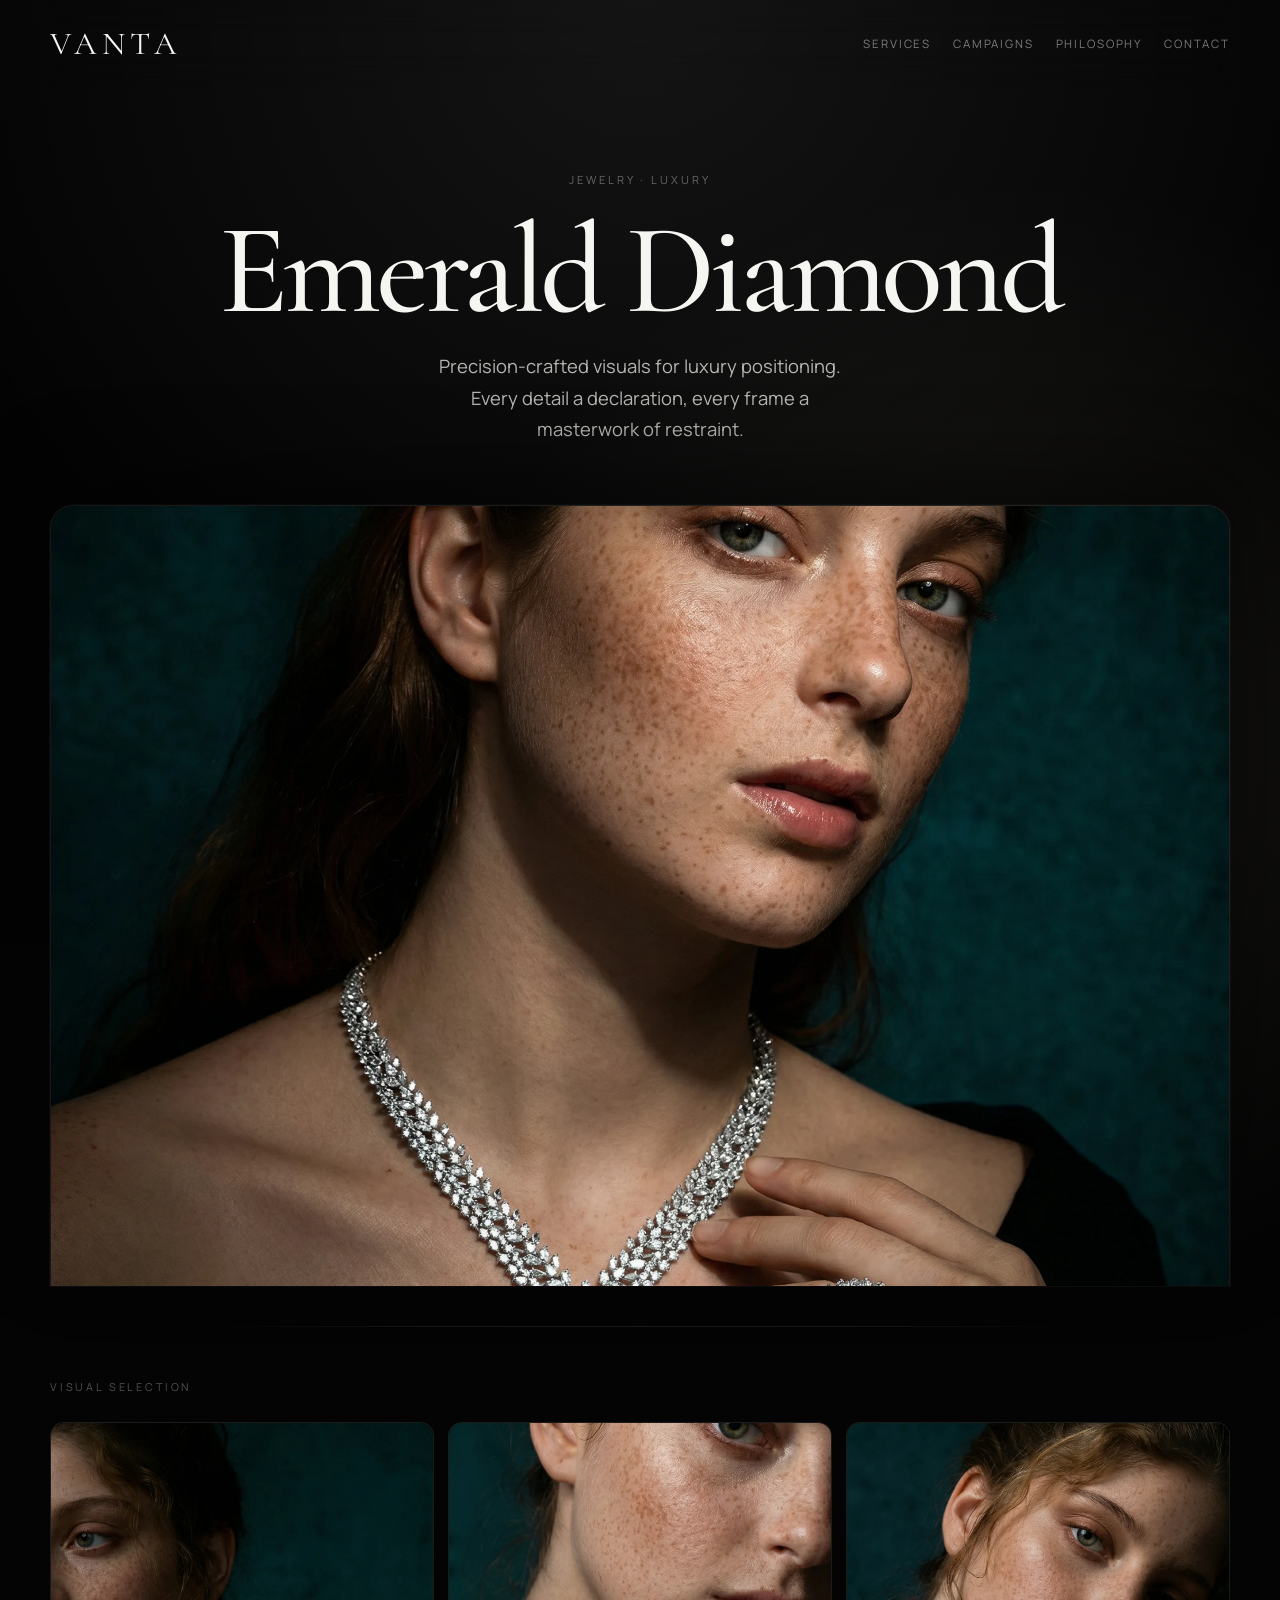
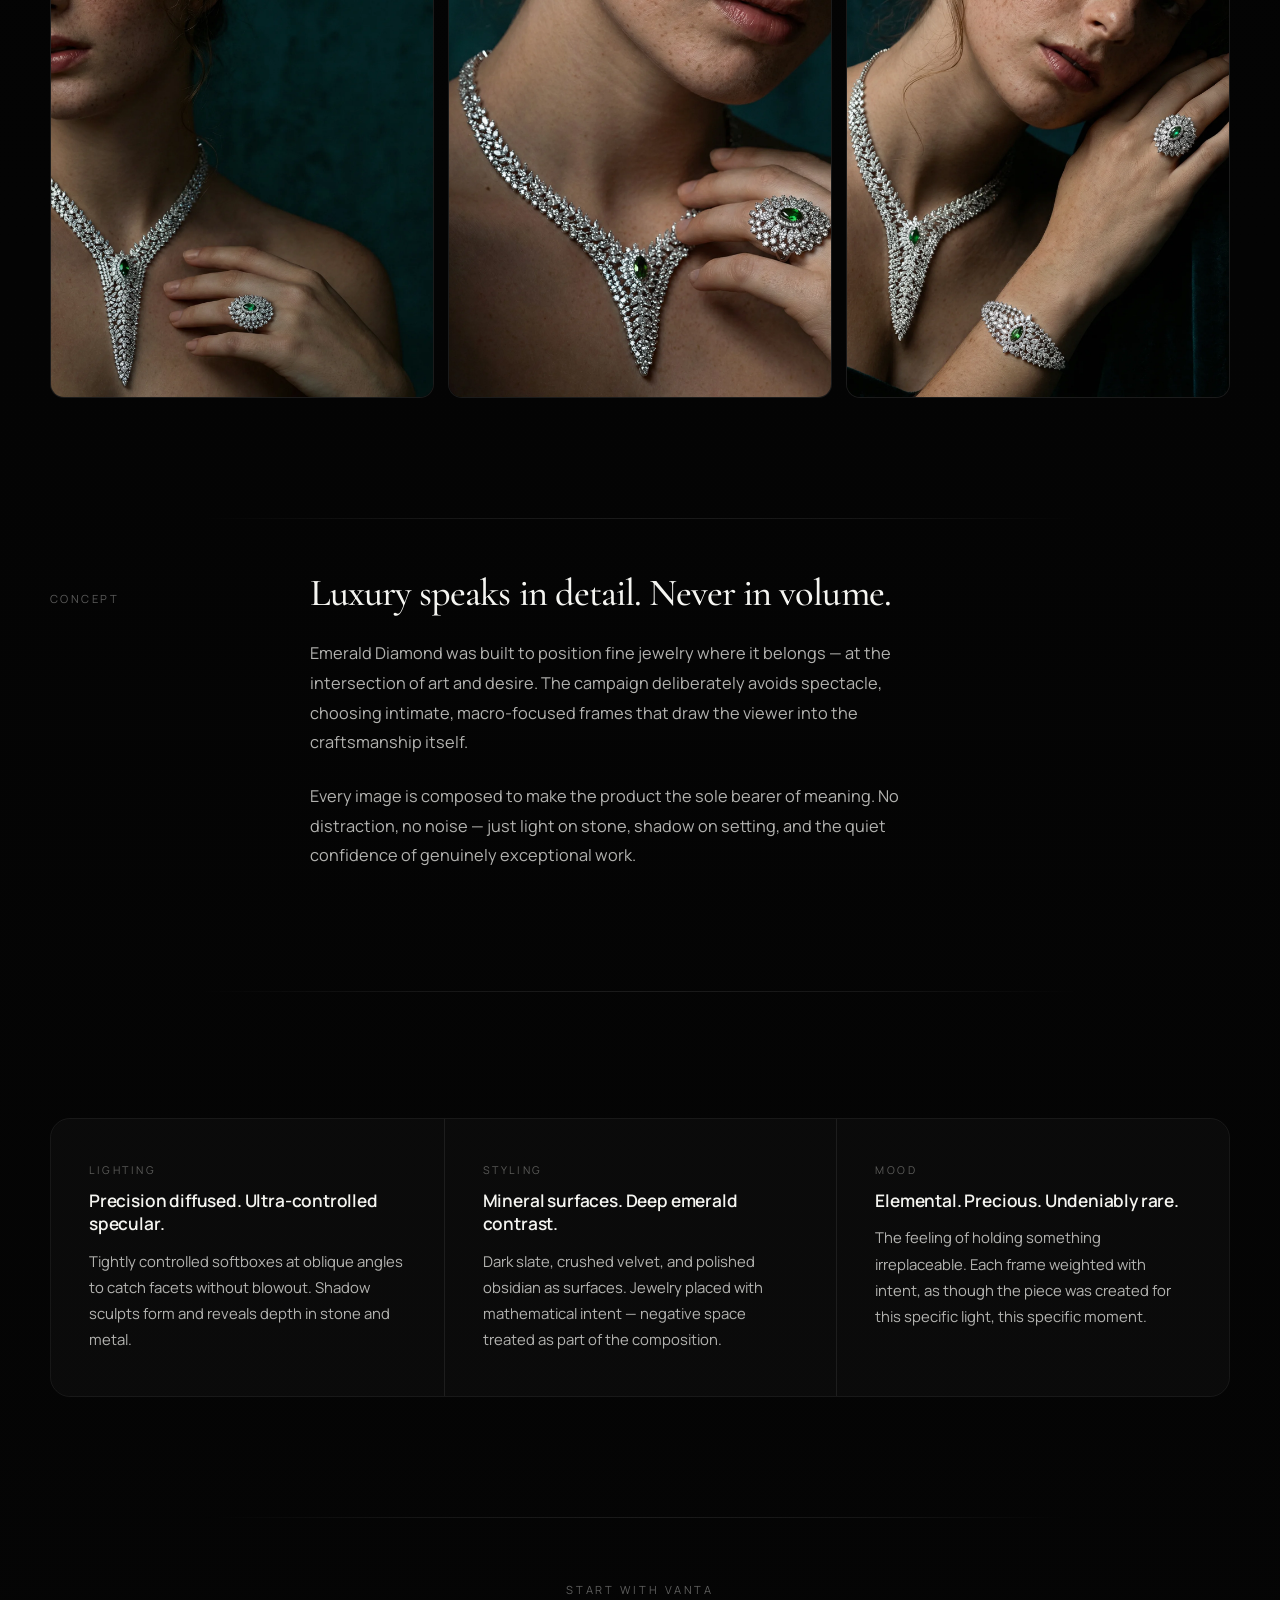
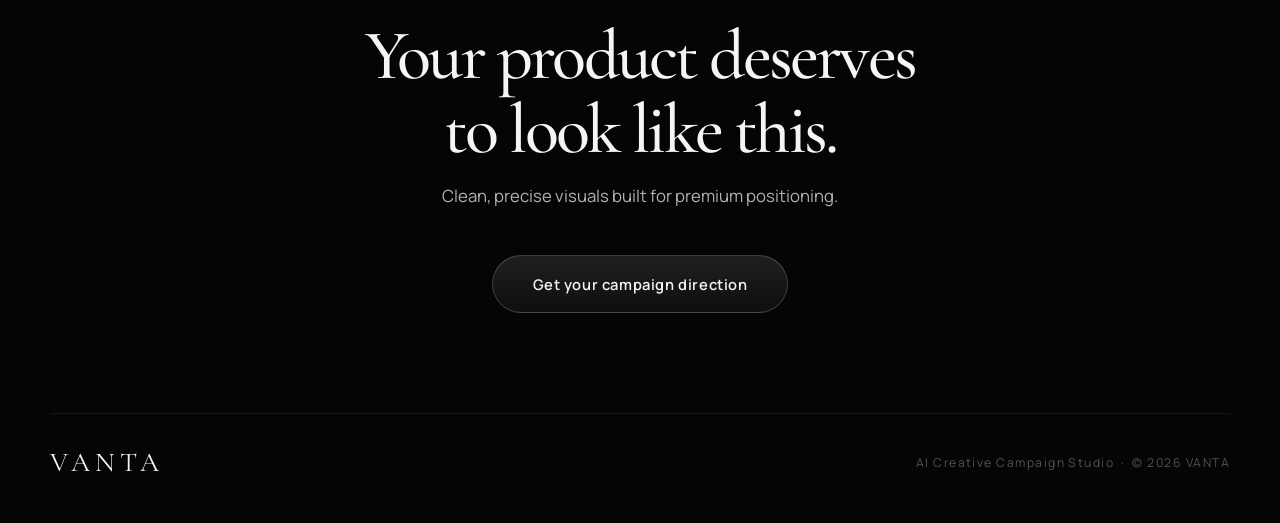
<file: campaign-emerald.html>
<!DOCTYPE html>
<html lang="en">
  <head>
    <meta charset="UTF-8" />
    <meta name="viewport" content="width=device-width, initial-scale=1.0" />
    <title>Emerald Diamond — VANTA Campaign Studio</title>
    <meta
      name="description"
      content="Emerald Diamond: precision-crafted visuals for luxury jewelry positioning. A campaign by VANTA AI Creative Studio."
    />
    <script>
      document.documentElement.classList.add("js");
    </script>
    <link rel="preconnect" href="https://fonts.googleapis.com" />
    <link rel="preconnect" href="https://fonts.gstatic.com" crossorigin />
    <link
      href="https://fonts.googleapis.com/css2?family=Manrope:wght@400;500;600;700;800&family=Cormorant+Garamond:wght@400;500;600&display=swap"
      rel="stylesheet"
    />
    <link rel="stylesheet" href="style.css" />

    <style>
      .campaign-shell {
        width: min(calc(100% - 40px), var(--max-width));
        margin: 0 auto;
      }

      /* ── Reveal ── */
      .js .cv-reveal {
        opacity: 0;
        transform: translateY(18px);
        transition:
          opacity 900ms cubic-bezier(0.22, 1, 0.36, 1),
          transform 900ms cubic-bezier(0.22, 1, 0.36, 1);
      }
      .js .cv-reveal.is-visible { opacity: 1; transform: translateY(0); }

      .js .cv-stagger > * {
        opacity: 0;
        transform: translateY(14px);
        transition:
          opacity 700ms cubic-bezier(0.22, 1, 0.36, 1),
          transform 700ms cubic-bezier(0.22, 1, 0.36, 1);
      }
      .js .cv-stagger.is-visible > *:nth-child(1) { opacity: 1; transform: none; transition-delay:   0ms; }
      .js .cv-stagger.is-visible > *:nth-child(2) { opacity: 1; transform: none; transition-delay: 110ms; }
      .js .cv-stagger.is-visible > *:nth-child(3) { opacity: 1; transform: none; transition-delay: 220ms; }

      /* ── Inset dividers ── */
      .cv-section,
      .cv-grid-section,
      .cv-cta {
        padding-top: 0;
      }
      .cv-section::before,
      .cv-grid-section::before,
      .cv-cta::before {
        content: "";
        display: block;
        height: 1px;
        width: calc(100% - 40px);
        max-width: 880px;
        margin: 40px auto 52px;
        background: linear-gradient(
          90deg,
          transparent,
          rgba(255, 255, 255, 0.07) 25%,
          rgba(255, 255, 255, 0.09) 50%,
          rgba(255, 255, 255, 0.07) 75%,
          transparent
        );
      }
      .cv-section  { padding-bottom: 80px; }
      .cv-grid-section { padding-bottom: 80px; }
      .cv-cta      { text-align: center; padding-bottom: 100px; }

      /* ── Hero ── */
      .cv-hero { padding: 80px 0 0; }
      .cv-hero-copy { text-align: center; padding-bottom: 60px; }

      .cv-eyebrow {
        display: inline-block;
        font-size: 0.7rem;
        letter-spacing: 0.26em;
        text-transform: uppercase;
        color: rgba(245, 245, 241, 0.38);
        margin-bottom: 24px;
      }
      .cv-title {
        margin: 0 0 20px;
        font-family: "Cormorant Garamond", serif;
        font-size: clamp(4rem, 10vw, 8rem);
        font-weight: 500;
        letter-spacing: -0.04em;
        line-height: 0.94;
        color: var(--text);
      }
      .cv-subtitle {
        max-width: 38ch;
        margin: 0 auto;
        font-size: clamp(1rem, 1.6vw, 1.15rem);
        line-height: 1.7;
        color: var(--muted);
      }

      .cv-hero-image-wrap {
        position: relative;
        width: 100%;
        overflow: hidden;
        border-radius: var(--media-radius) var(--media-radius) 0 0;
        border: 1px solid rgba(255, 255, 255, 0.08);
        border-bottom: none;
        box-shadow: 0 -32px 80px rgba(0, 0, 0, 0.45), 0 0 0 1px rgba(255,255,255,0.04);
      }
      .cv-hero-image-wrap img {
        display: block;
        width: 100%;
        height: 780px;
        object-fit: cover;
        object-position: center 24%;
        will-change: auto;
        transition: transform 400ms cubic-bezier(0.22, 1, 0.36, 1);
      }
      .cv-hero-image-wrap:hover img { transform: scale(1.022); }

      /* ── Visual Grid ── */
      .cv-grid-label {
        font-size: 0.68rem;
        letter-spacing: 0.26em;
        text-transform: uppercase;
        color: rgba(245, 245, 241, 0.32);
        margin: 0 0 28px;
      }
      .cv-grid {
        display: grid;
        grid-template-columns: repeat(3, 1fr);
        gap: 14px;
      }
      .cv-grid-item {
        position: relative;
        overflow: hidden;
        border-radius: 14px;
        border: 1px solid rgba(255, 255, 255, 0.07);
        background: #0a0a0a;
        aspect-ratio: 2 / 3;
      }
      .cv-grid-item img {
        display: block;
        width: 100%;
        height: 100%;
        object-fit: cover;
        object-position: center 22%;
        will-change: auto;
        transition: transform 400ms cubic-bezier(0.22, 1, 0.36, 1);
      }
      .cv-grid-item:hover img { transform: scale(1.032); }

      /* ── Concept ── */
      .cv-concept-inner {
        display: grid;
        grid-template-columns: 180px 1fr;
        gap: 80px;
        align-items: start;
      }
      .cv-section-label {
        font-size: 0.7rem;
        letter-spacing: 0.22em;
        text-transform: uppercase;
        color: rgba(245, 245, 241, 0.36);
        padding-top: 8px;
        line-height: 1.6;
      }
      .cv-concept-body { display: grid; gap: 24px; max-width: 60ch; }
      .cv-section-title {
        margin: 0;
        font-family: "Cormorant Garamond", serif;
        font-size: clamp(1.9rem, 3vw, 2.8rem);
        font-weight: 500;
        letter-spacing: -0.025em;
        line-height: 1.15;
        color: var(--text);
      }
      .cv-body-text { margin: 0; color: var(--muted); font-size: 1.02rem; line-height: 1.82; }

      /* ── Direction ── */
      .cv-direction-grid {
        display: grid;
        grid-template-columns: repeat(3, 1fr);
        border: 1px solid rgba(255, 255, 255, 0.08);
        border-radius: 20px;
        overflow: hidden;
      }
      .cv-direction-card {
        padding: 44px 38px;
        background: rgba(255, 255, 255, 0.025);
        display: grid;
        gap: 12px;
        align-content: start;
        transition: background 300ms ease;
      }
      .cv-direction-card + .cv-direction-card { border-left: 1px solid rgba(255,255,255,0.08); }
      .cv-direction-card:hover { background: rgba(255,255,255,0.042); }
      .cv-direction-tag { margin: 0; font-size: 0.67rem; letter-spacing: 0.24em; text-transform: uppercase; color: rgba(245,245,241,0.34); }
      .cv-direction-title { margin: 0; font-size: 1.08rem; font-weight: 600; color: var(--text); line-height: 1.35; letter-spacing: -0.01em; }
      .cv-direction-desc { margin: 0; font-size: 0.93rem; color: var(--muted); line-height: 1.76; }

      /* ── CTA ── */
      .cv-cta-title {
        margin: 0 auto 16px;
        font-family: "Cormorant Garamond", serif;
        font-size: clamp(2.2rem, 5.5vw, 5rem);
        font-weight: 500;
        letter-spacing: -0.04em;
        line-height: 1.05;
        color: var(--text);
        max-width: 22ch;
      }
      .cv-cta-sub { max-width: none; white-space: nowrap; margin: 0 auto 44px; color: var(--muted); font-size: clamp(0.65rem, 2.5vw, 1.05rem); line-height: 1.7; }
      .cv-btn {
        display: inline-flex;
        align-items: center;
        justify-content: center;
        min-height: 58px;
        padding: 0 40px;
        border: 1px solid rgba(255,255,255,0.18);
        border-radius: 999px;
        background: linear-gradient(180deg, rgba(255,255,255,0.11), rgba(255,255,255,0.04));
        color: var(--text);
        font-size: 0.92rem;
        font-weight: 600;
        letter-spacing: 0.04em;
        transition: transform 280ms cubic-bezier(0.22,1,0.36,1), border-color 280ms ease, background 280ms ease, box-shadow 280ms ease;
      }
      .cv-btn:hover, .cv-btn:focus-visible {
        transform: translateY(-3px);
        border-color: rgba(255,255,255,0.3);
        background: linear-gradient(180deg, rgba(255,255,255,0.15), rgba(255,255,255,0.06));
        box-shadow: 0 20px 54px rgba(0,0,0,0.4), 0 0 36px rgba(214,209,196,0.09);
        outline: none;
      }

      /* ── Footer ── */
      .cv-footer {
        border-top: 1px solid rgba(255,255,255,0.07);
        padding: 32px 0 44px;
        display: flex;
        align-items: center;
        justify-content: space-between;
        gap: 20px;
      }
      .cv-footer-brand { font-family: "Cormorant Garamond", serif; font-size: 1.7rem; letter-spacing: 0.18em; color: var(--text); }
      .cv-footer-note { font-size: 0.76rem; letter-spacing: 0.12em; color: rgba(245,245,241,0.32); }

      /* ── Responsive ── */
      @media (max-width: 860px) {
        .cv-concept-inner { grid-template-columns: 1fr; gap: 28px; }
        .cv-direction-grid { grid-template-columns: 1fr; }
        .cv-direction-card + .cv-direction-card { border-left: none; border-top: 1px solid rgba(255,255,255,0.08); }
        .cv-hero-image-wrap img { height: 560px; }
        .cv-section, .cv-grid-section { padding-bottom: 64px; }
        .cv-cta { padding-bottom: 80px; }
      }
      @media (max-width: 600px) {
        .cv-hero { padding: 48px 0 0; }
        .cv-hero-copy { padding-bottom: 44px; }
        .cv-title { font-size: clamp(3.2rem, 14vw, 5rem); }
        .cv-hero-image-wrap { border-radius: 16px 16px 0 0; border-bottom: none; }
        .cv-hero-image-wrap img { height: 440px; object-position: center 22%; }
        .cv-grid { grid-template-columns: 1fr; gap: 12px; }
        .cv-grid-item { aspect-ratio: 3 / 2; }
        .cv-direction-card { padding: 36px 28px; }
        .cv-section, .cv-grid-section { padding-bottom: 56px; }
        .cv-cta { padding-bottom: 72px; }
        .cv-footer { flex-direction: column; align-items: flex-start; gap: 12px; }
      }
      @media (prefers-reduced-motion: reduce) {
        .js .cv-reveal, .js .cv-stagger > * { opacity: 1 !important; transform: none !important; transition: none !important; }
      }
    </style>
  </head>

  <body>
    <div class="campaign-shell">

      <header class="topbar">
        <a class="brand" href="index.html" aria-label="VANTA home">VANTA</a>
        <nav class="nav" aria-label="Site navigation">
          <a href="index.html#build">Services</a>
          <a href="index.html#campaigns">Campaigns</a>
          <a href="index.html#why">Philosophy</a>
          <a href="index.html#contact">Contact</a>
        </nav>
      </header>

      <main>

        <!-- HERO -->
        <section class="cv-hero" aria-label="Emerald Diamond — Campaign Hero">
          <div class="cv-hero-copy cv-reveal">
            <span class="cv-eyebrow">Jewelry · Luxury</span>
            <h1 class="cv-title">Emerald Diamond</h1>
            <p class="cv-subtitle">Precision-crafted visuals for luxury positioning. Every detail a declaration, every frame a masterwork of restraint.</p>
          </div>
          <div class="cv-hero-image-wrap" aria-hidden="true">
            <img
                src="/images/jewelry/jewelry-hero.webp"
              alt="Emerald Diamond — hero campaign visual"
              fetchpriority="high"
              decoding="async"
            />
          </div>
        </section>

        <!-- VISUAL GRID -->
        <section class="cv-grid-section" aria-label="Campaign Visuals">
          <div>
            <p class="cv-grid-label cv-reveal">Visual Selection</p>
            <div class="cv-grid cv-stagger">
              <div class="cv-grid-item">
              <img src="/images/jewelry/jewelry-lifestyle.webp" alt="Emerald Diamond — lifestyle" loading="lazy" decoding="async" />
              </div>
              <div class="cv-grid-item">
              <img src="/images/jewelry/jewelry-close.webp" alt="Emerald Diamond — close detail" loading="lazy" decoding="async" />
              </div>
              <div class="cv-grid-item">
              <img src="/images/jewelry/jewelry-detail.webp" alt="Emerald Diamond — macro detail" loading="lazy" decoding="async" />
              </div>
            </div>
          </div>
        </section>

        <!-- CONCEPT -->
        <section class="cv-section" aria-label="Concept">
          <div class="cv-concept-inner cv-reveal">
            <p class="cv-section-label">Concept</p>
            <div class="cv-concept-body">
              <h2 class="cv-section-title">Luxury speaks in detail. Never in volume.</h2>
              <p class="cv-body-text">Emerald Diamond was built to position fine jewelry where it belongs — at the intersection of art and desire. The campaign deliberately avoids spectacle, choosing intimate, macro-focused frames that draw the viewer into the craftsmanship itself.</p>
              <p class="cv-body-text">Every image is composed to make the product the sole bearer of meaning. No distraction, no noise — just light on stone, shadow on setting, and the quiet confidence of genuinely exceptional work.</p>
            </div>
          </div>
        </section>

        <!-- DIRECTION -->
        <section class="cv-section" aria-label="Creative Direction">
          <p class="cv-section-label cv-reveal" style="margin-bottom: 48px;">Direction</p>
          <div class="cv-direction-grid cv-stagger">
            <div class="cv-direction-card">
              <p class="cv-direction-tag">Lighting</p>
              <h3 class="cv-direction-title">Precision diffused. Ultra-controlled specular.</h3>
              <p class="cv-direction-desc">Tightly controlled softboxes at oblique angles to catch facets without blowout. Shadow sculpts form and reveals depth in stone and metal.</p>
            </div>
            <div class="cv-direction-card">
              <p class="cv-direction-tag">Styling</p>
              <h3 class="cv-direction-title">Mineral surfaces. Deep emerald contrast.</h3>
              <p class="cv-direction-desc">Dark slate, crushed velvet, and polished obsidian as surfaces. Jewelry placed with mathematical intent — negative space treated as part of the composition.</p>
            </div>
            <div class="cv-direction-card">
              <p class="cv-direction-tag">Mood</p>
              <h3 class="cv-direction-title">Elemental. Precious. Undeniably rare.</h3>
              <p class="cv-direction-desc">The feeling of holding something irreplaceable. Each frame weighted with intent, as though the piece was created for this specific light, this specific moment.</p>
            </div>
          </div>
        </section>

        <!-- CTA -->
        <section class="cv-cta cv-reveal" id="contact" aria-label="Start Your Campaign">
          <p class="cv-eyebrow" style="margin-bottom: 22px;">Start with VANTA</p>
          <h2 class="cv-cta-title">Your product deserves<br>to look like this.</h2>
          <p class="cv-cta-sub">Clean, precise visuals built for premium positioning.</p>
          <a class="cv-btn" href="https://wa.me/201026939269" target="_blank" rel="noreferrer">Get your campaign direction</a>
        </section>

      </main>

      <footer class="cv-footer" role="contentinfo">
        <a class="cv-footer-brand" href="index.html" aria-label="VANTA home">VANTA</a>
        <span class="cv-footer-note">AI Creative Campaign Studio &nbsp;&middot;&nbsp; &copy; 2026 VANTA</span>
      </footer>

    </div>

    <script>
      (function () {
        var io = new IntersectionObserver(function (entries) {
          entries.forEach(function (e) {
            if (e.isIntersecting) { e.target.classList.add("is-visible"); io.unobserve(e.target); }
          });
        }, { threshold: 0.07, rootMargin: "0px 0px -40px 0px" });
        document.querySelectorAll(".cv-reveal, .cv-stagger").forEach(function (el) { io.observe(el); });
      })();
    </script>
  </body>
</html>
</file>
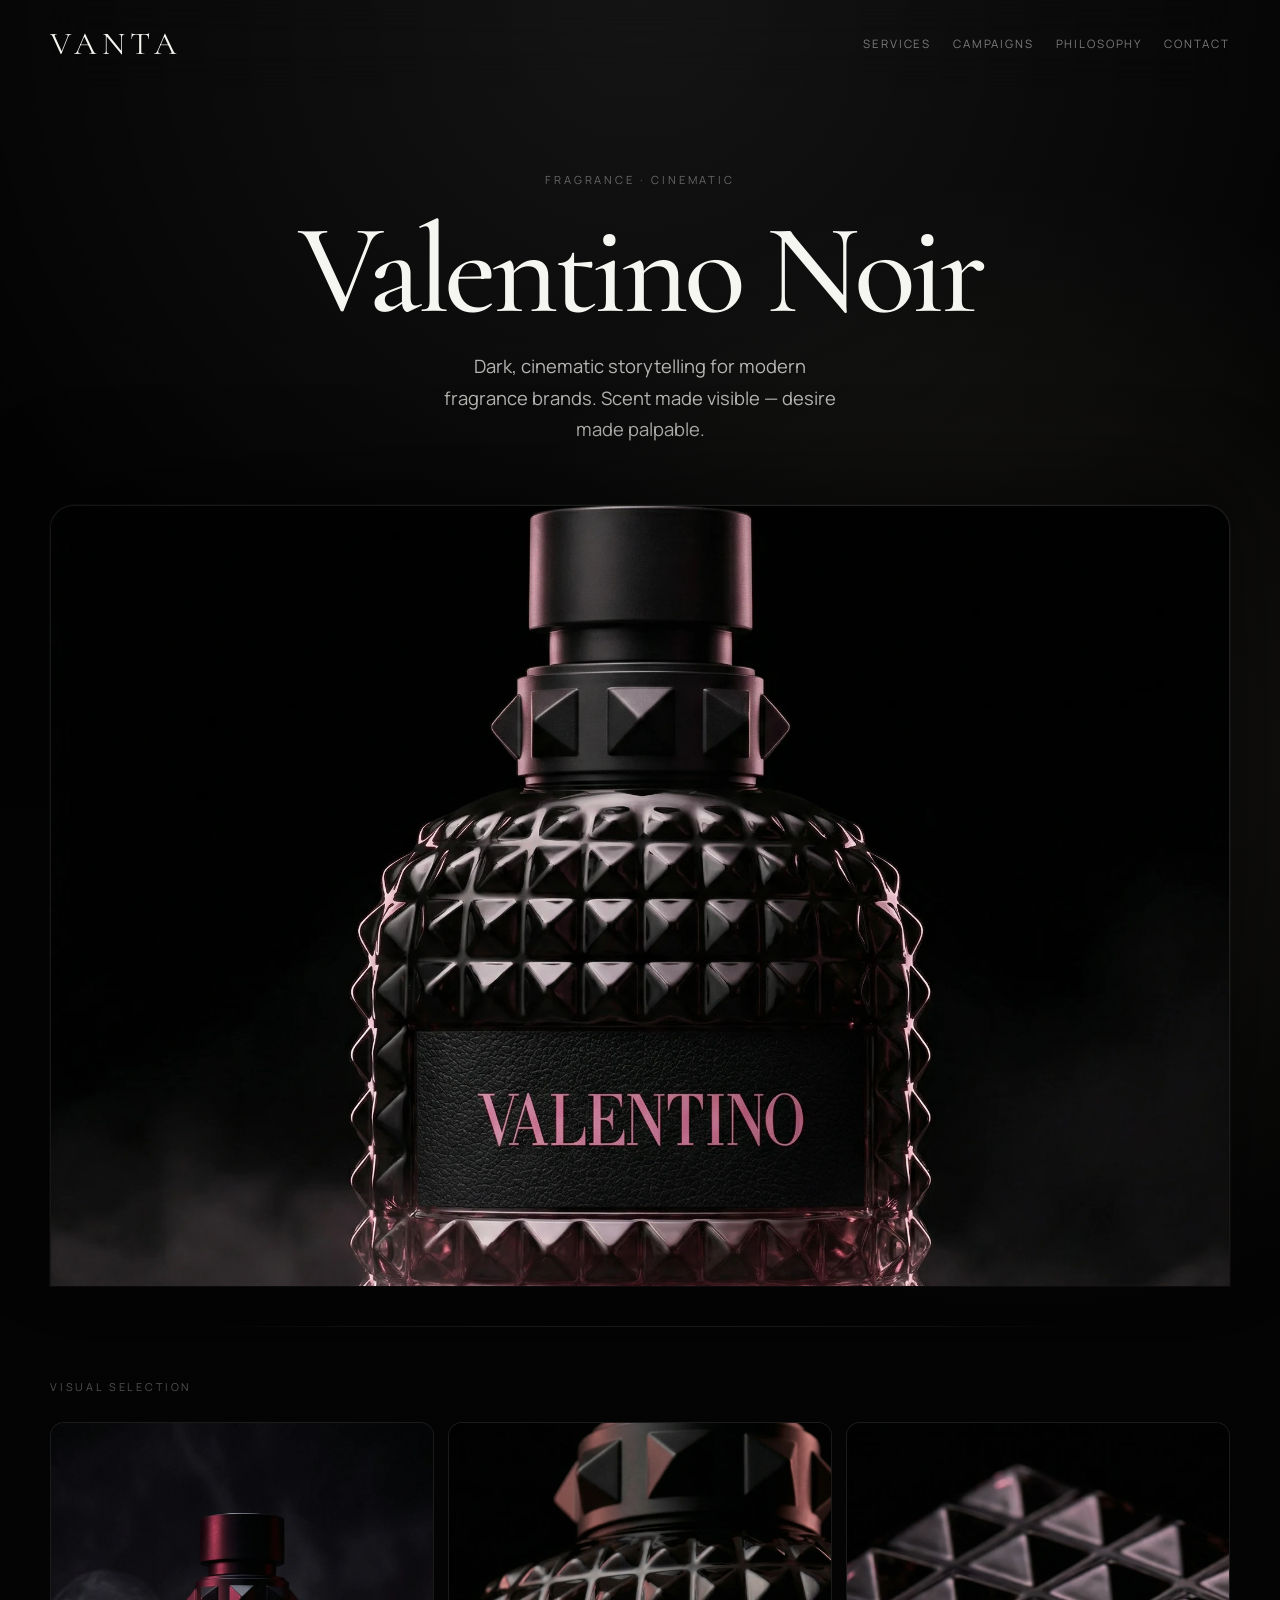
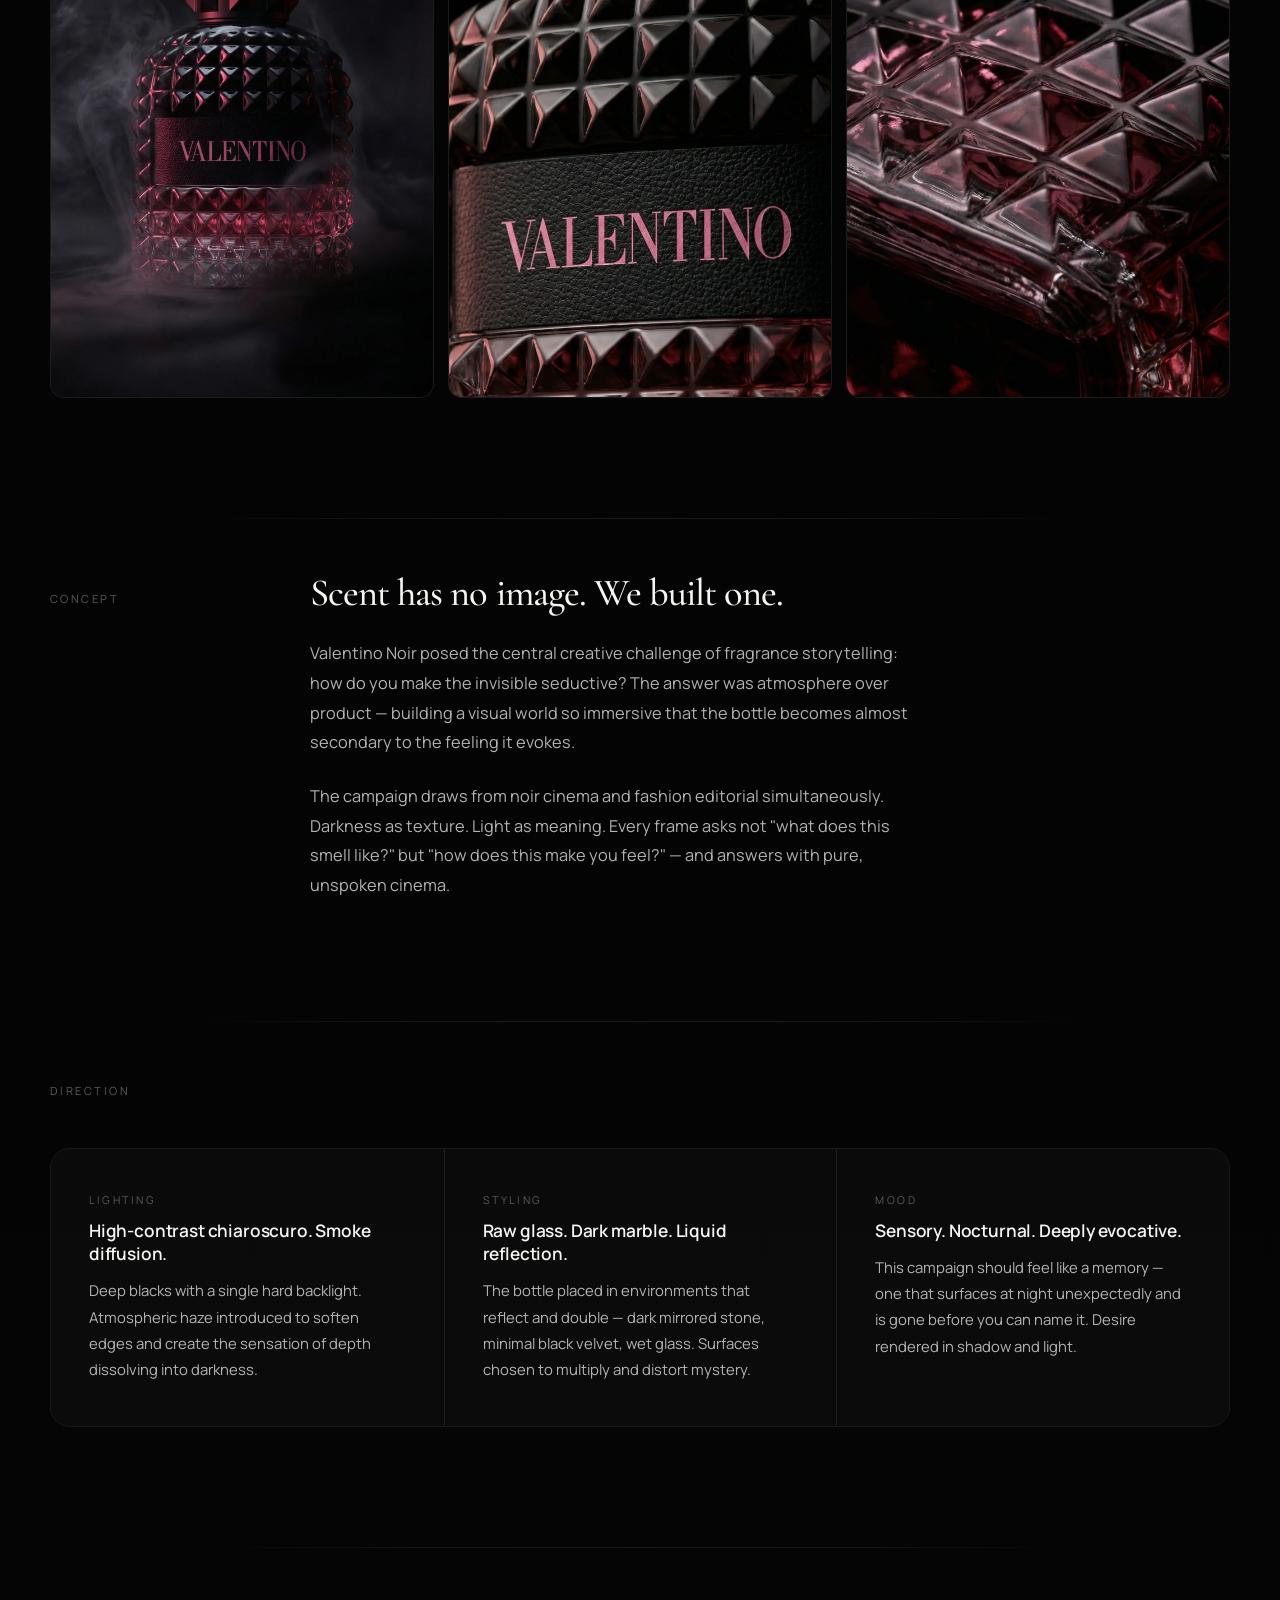
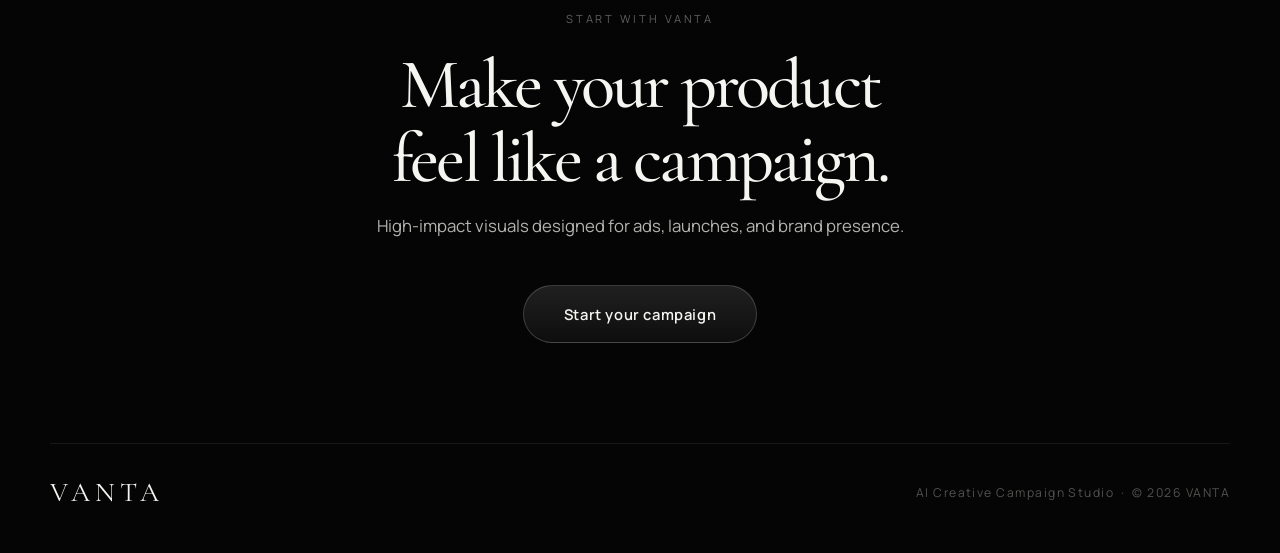
<file: campaign-valentino.html>
<!DOCTYPE html>
<html lang="en">
  <head>
    <meta charset="UTF-8" />
    <meta name="viewport" content="width=device-width, initial-scale=1.0" />
    <title>Valentino Noir — VANTA Campaign Studio</title>
    <meta
      name="description"
      content="Valentino Noir: dark, cinematic storytelling for modern fragrance brands. A campaign by VANTA AI Creative Studio."
    />
    <script>
      document.documentElement.classList.add("js");
    </script>
    <link rel="preconnect" href="https://fonts.googleapis.com" />
    <link rel="preconnect" href="https://fonts.gstatic.com" crossorigin />
    <link
      href="https://fonts.googleapis.com/css2?family=Manrope:wght@400;500;600;700;800&family=Cormorant+Garamond:wght@400;500;600&display=swap"
      rel="stylesheet"
    />
    <link rel="stylesheet" href="style.css" />

    <style>
      .campaign-shell {
        width: min(calc(100% - 40px), var(--max-width));
        margin: 0 auto;
      }

      /* ── Reveal ── */
      .js .cv-reveal {
        opacity: 0;
        transform: translateY(18px);
        transition:
          opacity 900ms cubic-bezier(0.22, 1, 0.36, 1),
          transform 900ms cubic-bezier(0.22, 1, 0.36, 1);
      }
      .js .cv-reveal.is-visible { opacity: 1; transform: translateY(0); }

      .js .cv-stagger > * {
        opacity: 0;
        transform: translateY(14px);
        transition:
          opacity 700ms cubic-bezier(0.22, 1, 0.36, 1),
          transform 700ms cubic-bezier(0.22, 1, 0.36, 1);
      }
      .js .cv-stagger.is-visible > *:nth-child(1) { opacity: 1; transform: none; transition-delay:   0ms; }
      .js .cv-stagger.is-visible > *:nth-child(2) { opacity: 1; transform: none; transition-delay: 110ms; }
      .js .cv-stagger.is-visible > *:nth-child(3) { opacity: 1; transform: none; transition-delay: 220ms; }

      /* ── Inset dividers ── */
      .cv-section,
      .cv-grid-section,
      .cv-cta {
        padding-top: 0;
      }
      .cv-section::before,
      .cv-grid-section::before,
      .cv-cta::before {
        content: "";
        display: block;
        height: 1px;
        width: calc(100% - 40px);
        max-width: 880px;
        margin: 40px auto 52px;
        background: linear-gradient(
          90deg,
          transparent,
          rgba(255, 255, 255, 0.07) 25%,
          rgba(255, 255, 255, 0.09) 50%,
          rgba(255, 255, 255, 0.07) 75%,
          transparent
        );
      }
      .cv-section  { padding-bottom: 80px; }
      .cv-grid-section { padding-bottom: 80px; }
      .cv-cta      { text-align: center; padding-bottom: 100px; }

      /* ── Hero ── */
      .cv-hero { padding: 80px 0 0; }
      .cv-hero-copy { text-align: center; padding-bottom: 60px; }

      .cv-eyebrow {
        display: inline-block;
        font-size: 0.7rem;
        letter-spacing: 0.26em;
        text-transform: uppercase;
        color: rgba(245, 245, 241, 0.38);
        margin-bottom: 24px;
      }
      .cv-title {
        margin: 0 0 20px;
        font-family: "Cormorant Garamond", serif;
        font-size: clamp(4rem, 10vw, 8rem);
        font-weight: 500;
        letter-spacing: -0.04em;
        line-height: 0.94;
        color: var(--text);
      }
      .cv-subtitle {
        max-width: 38ch;
        margin: 0 auto;
        font-size: clamp(1rem, 1.6vw, 1.15rem);
        line-height: 1.7;
        color: var(--muted);
      }

      .cv-hero-image-wrap {
        position: relative;
        width: 100%;
        overflow: hidden;
        border-radius: var(--media-radius) var(--media-radius) 0 0;
        border: 1px solid rgba(255, 255, 255, 0.08);
        border-bottom: none;
        box-shadow: 0 -32px 80px rgba(0, 0, 0, 0.45), 0 0 0 1px rgba(255,255,255,0.04);
      }
      .cv-hero-image-wrap img {
        display: block;
        width: 100%;
        height: 780px;
        object-fit: cover;
        object-position: center 30%;
        will-change: auto;
        transition: transform 400ms cubic-bezier(0.22, 1, 0.36, 1);
      }
      .cv-hero-image-wrap:hover img { transform: scale(1.022); }

      /* ── Visual Grid ── */
      .cv-grid-label {
        font-size: 0.68rem;
        letter-spacing: 0.26em;
        text-transform: uppercase;
        color: rgba(245, 245, 241, 0.32);
        margin: 0 0 28px;
      }
      .cv-grid {
        display: grid;
        grid-template-columns: repeat(3, 1fr);
        gap: 14px;
      }
      .cv-grid-item {
        position: relative;
        overflow: hidden;
        border-radius: 14px;
        border: 1px solid rgba(255, 255, 255, 0.07);
        background: #0a0a0a;
        aspect-ratio: 2 / 3;
      }
      .cv-grid-item img {
        display: block;
        width: 100%;
        height: 100%;
        object-fit: cover;
        object-position: center 30%;
        will-change: auto;
        transition: transform 400ms cubic-bezier(0.22, 1, 0.36, 1);
      }
      .cv-grid-item:hover img { transform: scale(1.032); }

      /* ── Concept ── */
      .cv-concept-inner {
        display: grid;
        grid-template-columns: 180px 1fr;
        gap: 80px;
        align-items: start;
      }
      .cv-section-label {
        font-size: 0.7rem;
        letter-spacing: 0.22em;
        text-transform: uppercase;
        color: rgba(245, 245, 241, 0.36);
        padding-top: 8px;
        line-height: 1.6;
      }
      .cv-concept-body { display: grid; gap: 24px; max-width: 60ch; }
      .cv-section-title {
        margin: 0;
        font-family: "Cormorant Garamond", serif;
        font-size: clamp(1.9rem, 3vw, 2.8rem);
        font-weight: 500;
        letter-spacing: -0.025em;
        line-height: 1.15;
        color: var(--text);
      }
      .cv-body-text { margin: 0; color: var(--muted); font-size: 1.02rem; line-height: 1.82; }

      /* ── Direction ── */
      .cv-direction-grid {
        display: grid;
        grid-template-columns: repeat(3, 1fr);
        border: 1px solid rgba(255, 255, 255, 0.08);
        border-radius: 20px;
        overflow: hidden;
      }
      .cv-direction-card {
        padding: 44px 38px;
        background: rgba(255, 255, 255, 0.025);
        display: grid;
        gap: 12px;
        align-content: start;
        transition: background 300ms ease;
      }
      .cv-direction-card + .cv-direction-card { border-left: 1px solid rgba(255,255,255,0.08); }
      .cv-direction-card:hover { background: rgba(255,255,255,0.042); }
      .cv-direction-tag { margin: 0; font-size: 0.67rem; letter-spacing: 0.24em; text-transform: uppercase; color: rgba(245,245,241,0.34); }
      .cv-direction-title { margin: 0; font-size: 1.08rem; font-weight: 600; color: var(--text); line-height: 1.35; letter-spacing: -0.01em; }
      .cv-direction-desc { margin: 0; font-size: 0.93rem; color: var(--muted); line-height: 1.76; }

      /* ── CTA ── */
      .cv-cta-title {
        margin: 0 auto 16px;
        font-family: "Cormorant Garamond", serif;
        font-size: clamp(2.2rem, 5.5vw, 5rem);
        font-weight: 500;
        letter-spacing: -0.04em;
        line-height: 1.05;
        color: var(--text);
        max-width: 22ch;
      }
      .cv-cta-sub { max-width: none; white-space: nowrap; margin: 0 auto 44px; color: var(--muted); font-size: clamp(0.65rem, 2.5vw, 1.05rem); line-height: 1.7; }
      .cv-btn {
        display: inline-flex;
        align-items: center;
        justify-content: center;
        min-height: 58px;
        padding: 0 40px;
        border: 1px solid rgba(255,255,255,0.18);
        border-radius: 999px;
        background: linear-gradient(180deg, rgba(255,255,255,0.11), rgba(255,255,255,0.04));
        color: var(--text);
        font-size: 0.92rem;
        font-weight: 600;
        letter-spacing: 0.04em;
        transition: transform 280ms cubic-bezier(0.22,1,0.36,1), border-color 280ms ease, background 280ms ease, box-shadow 280ms ease;
      }
      .cv-btn:hover, .cv-btn:focus-visible {
        transform: translateY(-3px);
        border-color: rgba(255,255,255,0.3);
        background: linear-gradient(180deg, rgba(255,255,255,0.15), rgba(255,255,255,0.06));
        box-shadow: 0 20px 54px rgba(0,0,0,0.4), 0 0 36px rgba(214,209,196,0.09);
        outline: none;
      }

      /* ── Footer ── */
      .cv-footer {
        border-top: 1px solid rgba(255,255,255,0.07);
        padding: 32px 0 44px;
        display: flex;
        align-items: center;
        justify-content: space-between;
        gap: 20px;
      }
      .cv-footer-brand { font-family: "Cormorant Garamond", serif; font-size: 1.7rem; letter-spacing: 0.18em; color: var(--text); }
      .cv-footer-note { font-size: 0.76rem; letter-spacing: 0.12em; color: rgba(245,245,241,0.32); }

      /* ── Responsive ── */
      @media (max-width: 860px) {
        .cv-concept-inner { grid-template-columns: 1fr; gap: 28px; }
        .cv-direction-grid { grid-template-columns: 1fr; }
        .cv-direction-card + .cv-direction-card { border-left: none; border-top: 1px solid rgba(255,255,255,0.08); }
        .cv-hero-image-wrap img { height: 560px; }
        .cv-section, .cv-grid-section { padding-bottom: 64px; }
        .cv-cta { padding-bottom: 80px; }
      }
      @media (max-width: 600px) {
        .cv-hero { padding: 48px 0 0; }
        .cv-hero-copy { padding-bottom: 44px; }
        .cv-title { font-size: clamp(3.2rem, 14vw, 5rem); }
        .cv-hero-image-wrap { border-radius: 16px 16px 0 0; border-bottom: none; }
        .cv-hero-image-wrap img { height: 440px; object-position: center 30%; }
        .cv-grid { grid-template-columns: 1fr; gap: 12px; }
        .cv-grid-item { aspect-ratio: 3 / 2; }
        .cv-direction-card { padding: 36px 28px; }
        .cv-section, .cv-grid-section { padding-bottom: 56px; }
        .cv-cta { padding-bottom: 72px; }
        .cv-footer { flex-direction: column; align-items: flex-start; gap: 12px; }
      }
      @media (prefers-reduced-motion: reduce) {
        .js .cv-reveal, .js .cv-stagger > * { opacity: 1 !important; transform: none !important; transition: none !important; }
      }
    </style>
  </head>

  <body>
    <div class="campaign-shell">

      <header class="topbar">
        <a class="brand" href="index.html" aria-label="VANTA home">VANTA</a>
        <nav class="nav" aria-label="Site navigation">
          <a href="index.html#build">Services</a>
          <a href="index.html#campaigns">Campaigns</a>
          <a href="index.html#why">Philosophy</a>
          <a href="index.html#contact">Contact</a>
        </nav>
      </header>

      <main>

        <!-- HERO -->
        <section class="cv-hero" aria-label="Valentino Noir — Campaign Hero">
          <div class="cv-hero-copy cv-reveal">
            <span class="cv-eyebrow">Fragrance · Cinematic</span>
            <h1 class="cv-title">Valentino Noir</h1>
            <p class="cv-subtitle">Dark, cinematic storytelling for modern fragrance brands. Scent made visible — desire made palpable.</p>
          </div>
          <div class="cv-hero-image-wrap" aria-hidden="true">
            <img
                src="/images/perfume/perfume-hero.webp"
              alt="Valentino Noir — hero campaign visual"
              fetchpriority="high"
              decoding="async"
            />
          </div>
        </section>

        <!-- VISUAL GRID -->
        <section class="cv-grid-section" aria-label="Campaign Visuals">
          <div>
            <p class="cv-grid-label cv-reveal">Visual Selection</p>
            <div class="cv-grid cv-stagger">
              <div class="cv-grid-item">
              <img src="/images/perfume/perfume-art.webp" alt="Valentino Noir — art visual" loading="lazy" decoding="async" />
              </div>
              <div class="cv-grid-item">
              <img src="/images/perfume/perfume-close.webp" alt="Valentino Noir — bottle close-up" loading="lazy" decoding="async" />
              </div>
              <div class="cv-grid-item">
              <img src="/images/perfume/perfume-detail.webp" alt="Valentino Noir — detail shot" loading="lazy" decoding="async" />
              </div>
            </div>
          </div>
        </section>

        <!-- CONCEPT -->
        <section class="cv-section" aria-label="Concept">
          <div class="cv-concept-inner cv-reveal">
            <p class="cv-section-label">Concept</p>
            <div class="cv-concept-body">
              <h2 class="cv-section-title">Scent has no image. We built one.</h2>
              <p class="cv-body-text">Valentino Noir posed the central creative challenge of fragrance storytelling: how do you make the invisible seductive? The answer was atmosphere over product — building a visual world so immersive that the bottle becomes almost secondary to the feeling it evokes.</p>
              <p class="cv-body-text">The campaign draws from noir cinema and fashion editorial simultaneously. Darkness as texture. Light as meaning. Every frame asks not "what does this smell like?" but "how does this make you feel?" — and answers with pure, unspoken cinema.</p>
            </div>
          </div>
        </section>

        <!-- DIRECTION -->
        <section class="cv-section" aria-label="Creative Direction">
          <p class="cv-section-label cv-reveal" style="margin-bottom: 48px;">Direction</p>
          <div class="cv-direction-grid cv-stagger">
            <div class="cv-direction-card">
              <p class="cv-direction-tag">Lighting</p>
              <h3 class="cv-direction-title">High-contrast chiaroscuro. Smoke diffusion.</h3>
              <p class="cv-direction-desc">Deep blacks with a single hard backlight. Atmospheric haze introduced to soften edges and create the sensation of depth dissolving into darkness.</p>
            </div>
            <div class="cv-direction-card">
              <p class="cv-direction-tag">Styling</p>
              <h3 class="cv-direction-title">Raw glass. Dark marble. Liquid reflection.</h3>
              <p class="cv-direction-desc">The bottle placed in environments that reflect and double — dark mirrored stone, minimal black velvet, wet glass. Surfaces chosen to multiply and distort mystery.</p>
            </div>
            <div class="cv-direction-card">
              <p class="cv-direction-tag">Mood</p>
              <h3 class="cv-direction-title">Sensory. Nocturnal. Deeply evocative.</h3>
              <p class="cv-direction-desc">This campaign should feel like a memory — one that surfaces at night unexpectedly and is gone before you can name it. Desire rendered in shadow and light.</p>
            </div>
          </div>
        </section>

        <!-- CTA -->
        <section class="cv-cta cv-reveal" id="contact" aria-label="Start Your Campaign">
          <p class="cv-eyebrow" style="margin-bottom: 22px;">Start with VANTA</p>
          <h2 class="cv-cta-title">Make your product<br>feel like a campaign.</h2>
          <p class="cv-cta-sub">High-impact visuals designed for ads, launches, and brand presence.</p>
          <a class="cv-btn" href="https://wa.me/201026939269" target="_blank" rel="noreferrer">Start your campaign</a>
        </section>

      </main>

      <footer class="cv-footer" role="contentinfo">
        <a class="cv-footer-brand" href="index.html" aria-label="VANTA home">VANTA</a>
        <span class="cv-footer-note">AI Creative Campaign Studio &nbsp;&middot;&nbsp; &copy; 2026 VANTA</span>
      </footer>

    </div>

    <script>
      (function () {
        var io = new IntersectionObserver(function (entries) {
          entries.forEach(function (e) {
            if (e.isIntersecting) { e.target.classList.add("is-visible"); io.unobserve(e.target); }
          });
        }, { threshold: 0.07, rootMargin: "0px 0px -40px 0px" });
        document.querySelectorAll(".cv-reveal, .cv-stagger").forEach(function (el) { io.observe(el); });
      })();
    </script>
  </body>
</html>
</file>
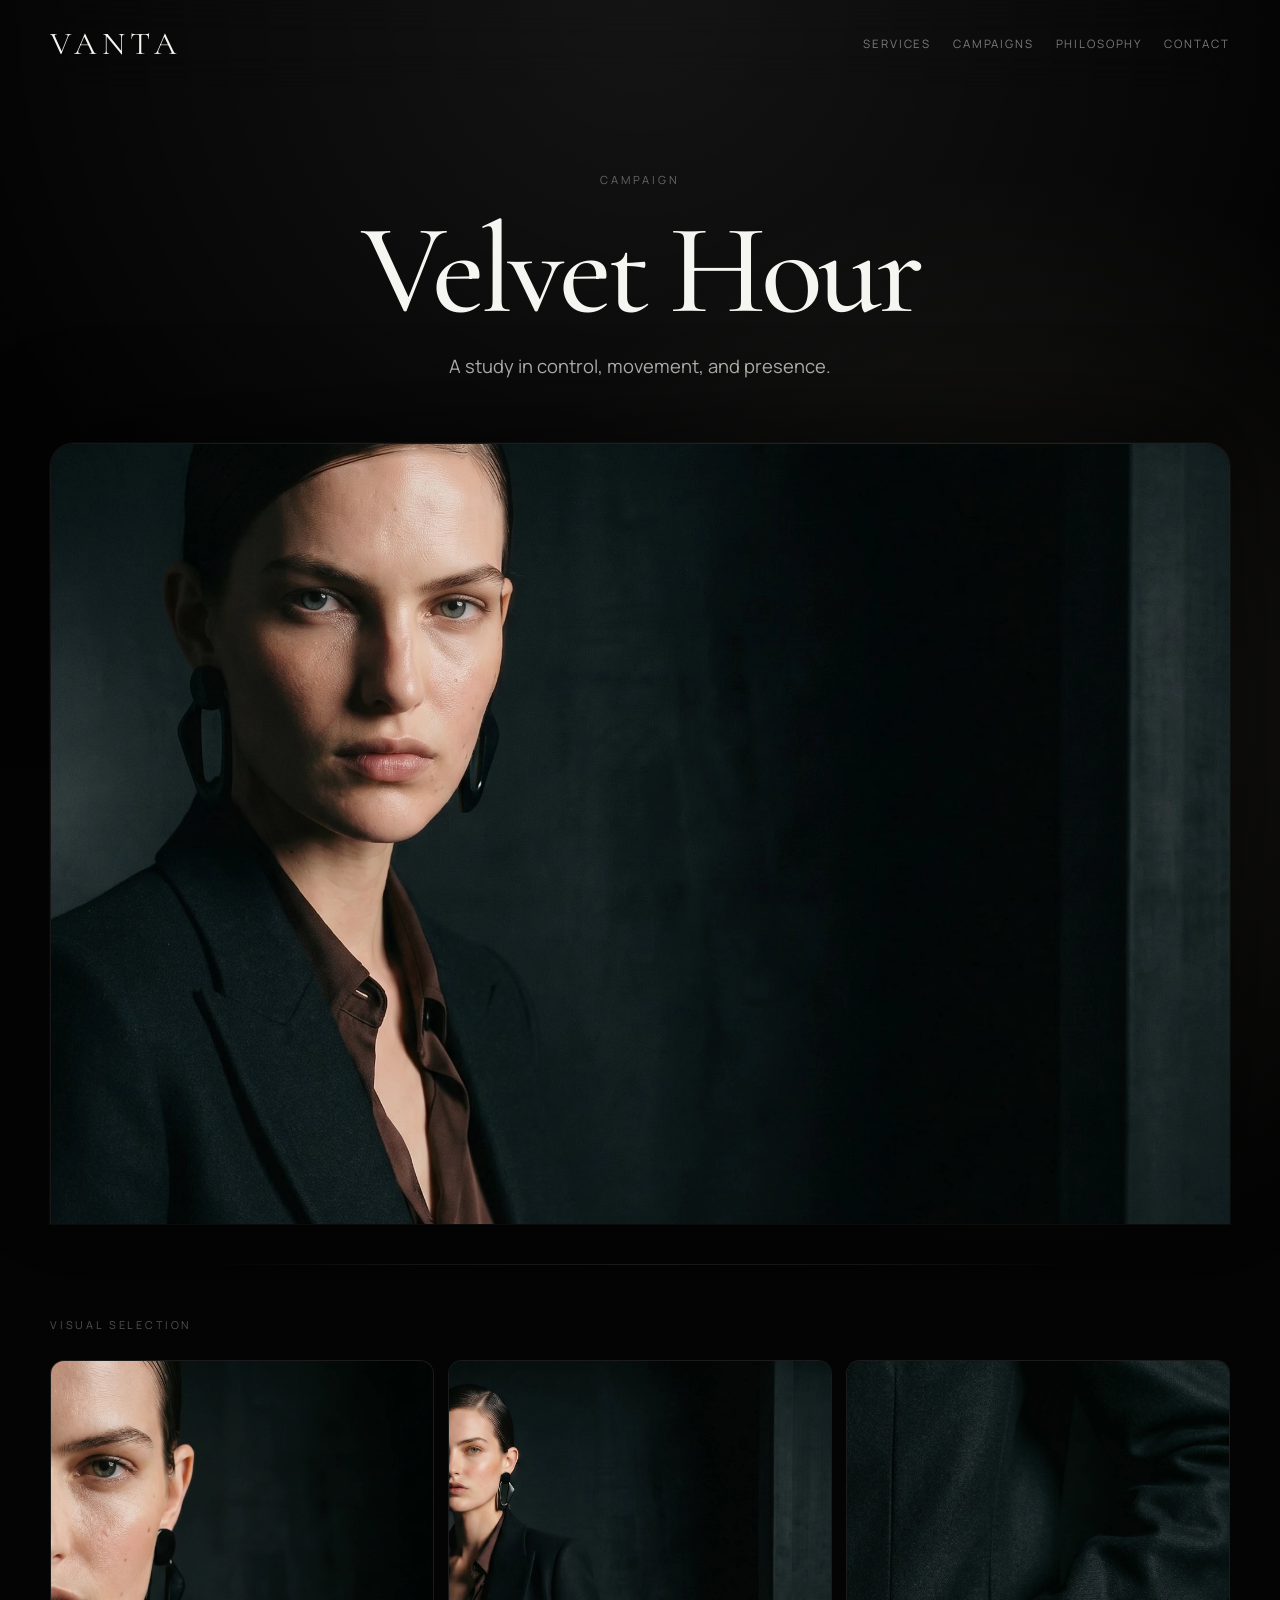
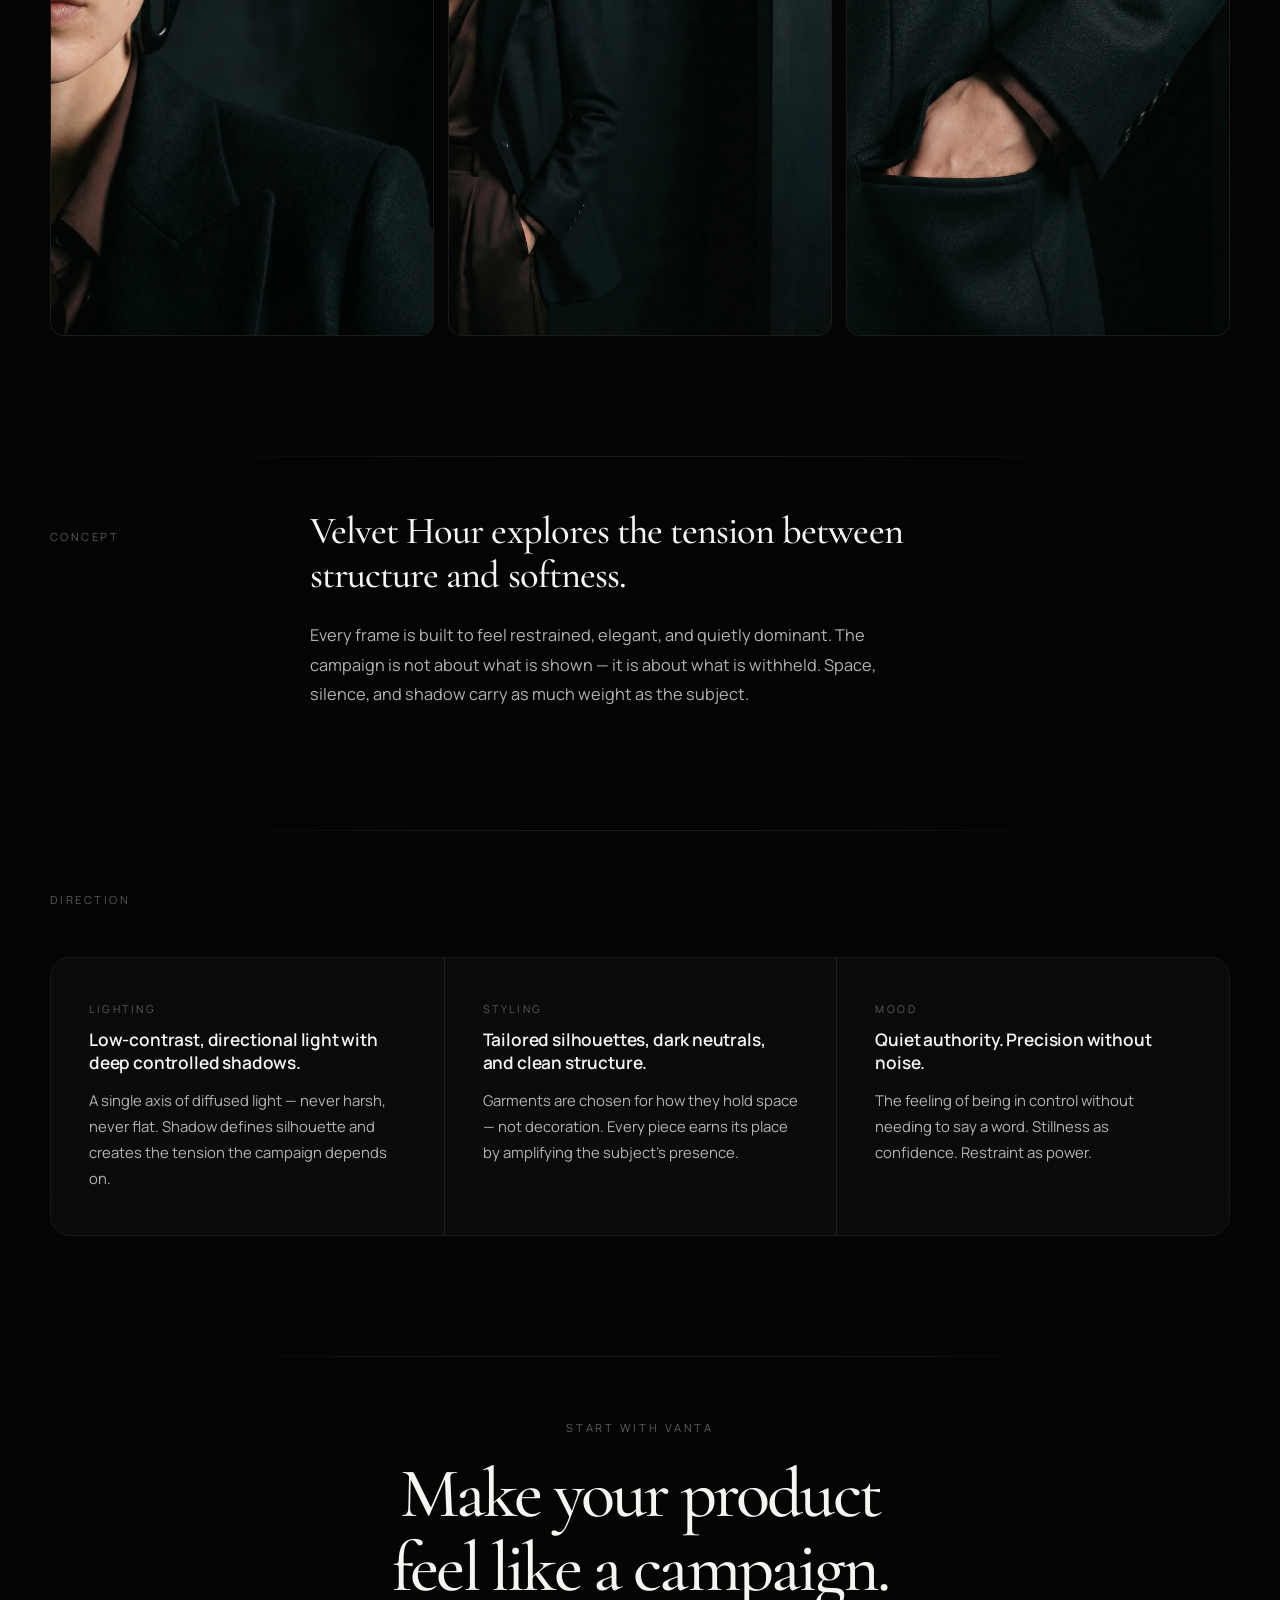
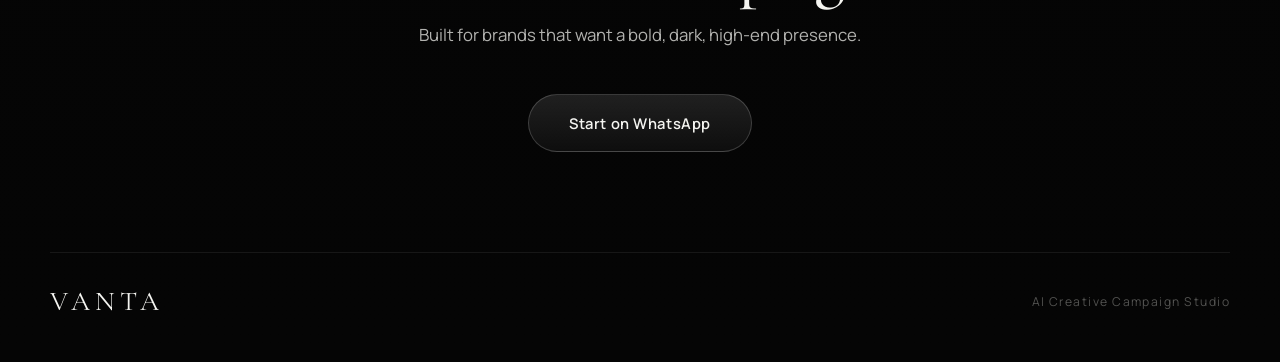
<file: campaign-velvet.html>
<!DOCTYPE html>
<html lang="en">
  <head>
    <meta charset="UTF-8" />
    <meta name="viewport" content="width=device-width, initial-scale=1.0" />
    <title>Velvet Hour — VANTA Campaign Studio</title>
    <meta
      name="description"
      content="Velvet Hour: a study in control, movement, and presence. A premium fashion campaign by VANTA AI Creative Studio."
    />
    <script>
      document.documentElement.classList.add("js");
    </script>
    <link rel="preconnect" href="https://fonts.googleapis.com" />
    <link rel="preconnect" href="https://fonts.gstatic.com" crossorigin />
    <link
      href="https://fonts.googleapis.com/css2?family=Manrope:wght@400;500;600;700;800&family=Cormorant+Garamond:wght@400;500;600&display=swap"
      rel="stylesheet"
    />
    <!-- Base design system → identical to homepage -->
    <link rel="stylesheet" href="style.css" />

    <style>
      /* ─────────────────────────────────────────
         CAMPAIGN PAGE — LAYOUT OVERRIDES
         Supplements style.css with page-specific
         structure. No shared styles are repeated.
         ───────────────────────────────────────── */

      /* Shell matches homepage max-width */
      .campaign-shell {
        width: min(calc(100% - 40px), var(--max-width));
        margin: 0 auto;
      }

      /* ── Reveal animation (same logic as homepage) ── */
      .js .cv-reveal {
        opacity: 0;
        transform: translateY(18px);
        transition:
          opacity 900ms cubic-bezier(0.22, 1, 0.36, 1),
          transform 900ms cubic-bezier(0.22, 1, 0.36, 1);
      }

      .js .cv-reveal.is-visible {
        opacity: 1;
        transform: translateY(0);
      }

      /* Staggered children */
      .js .cv-stagger > * {
        opacity: 0;
        transform: translateY(14px);
        transition:
          opacity 700ms cubic-bezier(0.22, 1, 0.36, 1),
          transform 700ms cubic-bezier(0.22, 1, 0.36, 1);
      }

      .js .cv-stagger.is-visible > *:nth-child(1) { opacity: 1; transform: none; transition-delay:   0ms; }
      .js .cv-stagger.is-visible > *:nth-child(2) { opacity: 1; transform: none; transition-delay: 110ms; }
      .js .cv-stagger.is-visible > *:nth-child(3) { opacity: 1; transform: none; transition-delay: 220ms; }

      /* ── Section rhythm + inset dividers ── */
      .cv-section,
      .cv-grid-section,
      .cv-cta {
        /* top padding split: 40px above divider line, rest below it */
        padding-top: 0;
      }

      .cv-section::before,
      .cv-grid-section::before,
      .cv-cta::before {
        content: "";
        display: block;
        height: 1px;
        /* inset: narrower than the shell, centered */
        width: calc(100% - 40px);
        max-width: 880px;
        margin: 40px auto 52px;
        background: linear-gradient(
          90deg,
          transparent,
          rgba(255, 255, 255, 0.07) 25%,
          rgba(255, 255, 255, 0.09) 50%,
          rgba(255, 255, 255, 0.07) 75%,
          transparent
        );
      }

      .cv-section {
        padding-bottom: 80px;
      }

      /* ── Hero ── */
      .cv-hero {
        padding: 80px 0 0;
      }

      .cv-hero-copy {
        text-align: center;
        padding-bottom: 60px;
      }

      .cv-eyebrow {
        display: inline-block;
        font-size: 0.7rem;
        letter-spacing: 0.26em;
        text-transform: uppercase;
        color: rgba(245, 245, 241, 0.38);
        margin-bottom: 24px;
      }

      .cv-title {
        margin: 0 0 20px;
        font-family: "Cormorant Garamond", serif;
        font-size: clamp(4rem, 10vw, 8rem);
        font-weight: 500;
        letter-spacing: -0.04em;
        line-height: 0.94;
        color: var(--text);
      }

      .cv-subtitle {
        max-width: 38ch;
        margin: 0 auto;
        font-size: clamp(1rem, 1.6vw, 1.15rem);
        line-height: 1.7;
        color: var(--muted);
        font-weight: 400;
      }

      /* Hero image — full-width within shell, controlled height */
      .cv-hero-image-wrap {
        position: relative;
        width: 100%;
        overflow: hidden;
        border-radius: var(--media-radius) var(--media-radius) 0 0;
        border: 1px solid rgba(255, 255, 255, 0.08);
        border-bottom: none;
        box-shadow: 0 -32px 80px rgba(0, 0, 0, 0.45), 0 0 0 1px rgba(255,255,255,0.04);
      }

      .cv-hero-image-wrap img {
        display: block;
        width: 100%;
        height: 780px;
        object-fit: cover;
        object-position: center 28%;
        will-change: auto;
        transition: transform 400ms cubic-bezier(0.22, 1, 0.36, 1);
      }

      .cv-hero-image-wrap:hover img {
        transform: scale(1.022);
      }

      /* ── Visual Grid ── */
      .cv-grid-section {
        padding-bottom: 80px;
      }

      .cv-grid-label {
        font-size: 0.68rem;
        letter-spacing: 0.26em;
        text-transform: uppercase;
        color: rgba(245, 245, 241, 0.32);
        margin: 0 0 28px;
      }

      .cv-grid {
        display: grid;
        grid-template-columns: repeat(3, 1fr);
        gap: 14px;
      }

      .cv-grid-item {
        position: relative;
        overflow: hidden;
        border-radius: 14px;
        border: 1px solid rgba(255, 255, 255, 0.07);
        background: #0a0a0a;
        aspect-ratio: 2 / 3;
      }

      .cv-grid-item img {
        display: block;
        width: 100%;
        height: 100%;
        object-fit: cover;
        object-position: center 16%;
        will-change: auto;
        transition: transform 400ms cubic-bezier(0.22, 1, 0.36, 1);
      }

      .cv-grid-item:hover img {
        transform: scale(1.032);
      }

      /* ── Concept section ── */
      .cv-concept-inner {
        display: grid;
        grid-template-columns: 180px 1fr;
        gap: 80px;
        align-items: start;
      }

      .cv-section-label {
        font-size: 0.7rem;
        letter-spacing: 0.22em;
        text-transform: uppercase;
        color: rgba(245, 245, 241, 0.36);
        padding-top: 8px;
        line-height: 1.6;
      }

      .cv-concept-body {
        display: grid;
        gap: 24px;
        max-width: 60ch;
      }

      .cv-section-title {
        margin: 0;
        font-family: "Cormorant Garamond", serif;
        font-size: clamp(1.9rem, 3vw, 2.8rem);
        font-weight: 500;
        letter-spacing: -0.025em;
        line-height: 1.15;
        color: var(--text);
      }

      .cv-body-text {
        margin: 0;
        color: var(--muted);
        font-size: 1.02rem;
        line-height: 1.82;
      }

      /* ── Direction section ── */
      .cv-direction-grid {
        display: grid;
        grid-template-columns: repeat(3, 1fr);
        border: 1px solid rgba(255, 255, 255, 0.08);
        border-radius: 20px;
        overflow: hidden;
      }

      .cv-direction-card {
        padding: 44px 38px;
        background: rgba(255, 255, 255, 0.025);
        display: grid;
        gap: 12px;
        align-content: start;
        transition: background 300ms ease;
      }

      .cv-direction-card + .cv-direction-card {
        border-left: 1px solid rgba(255, 255, 255, 0.08);
      }

      .cv-direction-card:hover {
        background: rgba(255, 255, 255, 0.042);
      }

      .cv-direction-tag {
        margin: 0;
        font-size: 0.67rem;
        letter-spacing: 0.24em;
        text-transform: uppercase;
        color: rgba(245, 245, 241, 0.34);
      }

      .cv-direction-title {
        margin: 0;
        font-size: 1.08rem;
        font-weight: 600;
        color: var(--text);
        line-height: 1.35;
        letter-spacing: -0.01em;
      }

      .cv-direction-desc {
        margin: 0;
        font-size: 0.93rem;
        color: var(--muted);
        line-height: 1.76;
      }

      /* ── CTA section ── */
      .cv-cta {
        text-align: center;
        padding-bottom: 100px;
      }

      .cv-cta-title {
        margin: 0 auto 16px;
        font-family: "Cormorant Garamond", serif;
        font-size: clamp(2.2rem, 5.5vw, 5rem);
        font-weight: 500;
        letter-spacing: -0.04em;
        line-height: 1.05;
        color: var(--text);
        max-width: 22ch;
      }

      .cv-cta-sub {
        max-width: none;
        white-space: nowrap;
        margin: 0 auto 44px;
        color: var(--muted);
        font-size: clamp(0.65rem, 2.5vw, 1.05rem);
        line-height: 1.7;
      }

      .cv-btn {
        display: inline-flex;
        align-items: center;
        justify-content: center;
        min-height: 58px;
        padding: 0 40px;
        border: 1px solid rgba(255, 255, 255, 0.18);
        border-radius: 999px;
        background: linear-gradient(180deg,
          rgba(255, 255, 255, 0.11),
          rgba(255, 255, 255, 0.04));
        color: var(--text);
        font-size: 0.92rem;
        font-weight: 600;
        letter-spacing: 0.04em;
        cursor: pointer;
        transition:
          transform 280ms cubic-bezier(0.22, 1, 0.36, 1),
          border-color 280ms ease,
          background 280ms ease,
          box-shadow 280ms ease;
      }

      .cv-btn:hover,
      .cv-btn:focus-visible {
        transform: translateY(-3px);
        border-color: rgba(255, 255, 255, 0.3);
        background: linear-gradient(180deg,
          rgba(255, 255, 255, 0.15),
          rgba(255, 255, 255, 0.06));
        box-shadow:
          0 20px 54px rgba(0, 0, 0, 0.4),
          0 0 36px rgba(214, 209, 196, 0.09);
        outline: none;
      }

      /* ── Footer ── */
      .cv-footer {
        border-top: 1px solid rgba(255, 255, 255, 0.07);
        padding: 32px 0 44px;
        display: flex;
        align-items: center;
        justify-content: space-between;
        gap: 20px;
      }

      .cv-footer-brand {
        font-family: "Cormorant Garamond", serif;
        font-size: 1.7rem;
        letter-spacing: 0.18em;
        color: var(--text);
      }

      .cv-footer-note {
        font-size: 0.76rem;
        letter-spacing: 0.12em;
        color: rgba(245, 245, 241, 0.32);
      }

      /* ── Responsive ── */
      @media (max-width: 860px) {
        .cv-concept-inner {
          grid-template-columns: 1fr;
          gap: 28px;
        }

        .cv-direction-grid {
          grid-template-columns: 1fr;
        }

        .cv-direction-card + .cv-direction-card {
          border-left: none;
          border-top: 1px solid rgba(255, 255, 255, 0.08);
        }

        .cv-hero-image-wrap img {
          height: 560px;
        }

        .cv-section,
        .cv-grid-section {
          padding: 64px 0;
        }

        .cv-cta {
          padding: 64px 0 80px;
        }
      }

      @media (max-width: 600px) {
        .cv-hero {
          padding: 48px 0 0;
        }

        .cv-hero-copy {
          padding-bottom: 44px;
        }

        .cv-title {
          font-size: clamp(3.2rem, 14vw, 5rem);
        }

        .cv-hero-image-wrap {
          border-radius: 16px 16px 0 0;
          border-bottom: none;
        }

        .cv-hero-image-wrap img {
          height: 440px;
          object-position: center 22%;
        }

        .cv-grid {
          grid-template-columns: 1fr;
          gap: 12px;
        }

        .cv-grid-item {
          aspect-ratio: 3 / 2;
        }

        .cv-grid-item img {
          object-position: center 18%;
        }

        .cv-direction-card {
          padding: 36px 28px;
        }

        .cv-section,
        .cv-grid-section {
          padding: 56px 0;
        }

        .cv-cta {
          padding: 56px 0 72px;
        }

        .cv-footer {
          flex-direction: column;
          align-items: flex-start;
          gap: 12px;
        }
      }

      @media (prefers-reduced-motion: reduce) {
        .js .cv-reveal,
        .js .cv-stagger > * {
          opacity: 1 !important;
          transform: none !important;
          transition: none !important;
        }
      }
    </style>
  </head>

  <body>
    <div class="campaign-shell">

      <!-- ════════════════════════
           TOPBAR — matches homepage
           ════════════════════════ -->
      <header class="topbar">
        <a class="brand" href="index.html" aria-label="VANTA home">VANTA</a>
        <nav class="nav" aria-label="Site navigation">
          <a href="index.html#build">Services</a>
          <a href="index.html#campaigns">Campaigns</a>
          <a href="index.html#why">Philosophy</a>
          <a href="index.html#contact">Contact</a>
        </nav>
      </header>

      <main>

        <!-- ════════════════════════
             HERO
             ════════════════════════ -->
        <section class="cv-hero" aria-label="Velvet Hour — Campaign Hero">

          <div class="cv-hero-copy cv-reveal">
            <span class="cv-eyebrow">Campaign</span>
            <h1 class="cv-title">Velvet Hour</h1>
            <p class="cv-subtitle">A study in control, movement, and presence.</p>
          </div>

          <div class="cv-hero-image-wrap" aria-hidden="true">
            <img
                src="/images/hero-main.webp"
              alt="Velvet Hour — main campaign hero visual"
              fetchpriority="high"
              decoding="async"
            />
          </div>

        </section>


        <!-- ════════════════════════
             VISUAL GRID
             ════════════════════════ -->
        <section class="cv-grid-section" aria-label="Campaign Visuals">
          <div>
            <p class="cv-grid-label cv-reveal">Visual Selection</p>
            <div class="cv-grid cv-stagger">

              <div class="cv-grid-item">
                <img
                  src="/images/close-face.webp"
                  alt="Velvet Hour — close portrait"
                  loading="lazy"
                  decoding="async"
                />
              </div>

              <div class="cv-grid-item">
                <img
                src="/images/offcenter-hero.webp"
                  alt="Velvet Hour — editorial portrait"
                  loading="lazy"
                  decoding="async"
                />
              </div>

              <div class="cv-grid-item">
                <img
                src="/images/detail-pocket.webp"
                  alt="Velvet Hour — garment detail"
                  loading="lazy"
                  decoding="async"
                />
              </div>

            </div>
          </div>
        </section>


        <!-- ════════════════════════
             CONCEPT
             ════════════════════════ -->
        <section class="cv-section" aria-label="Concept">
          <div class="cv-concept-inner cv-reveal">

            <p class="cv-section-label">Concept</p>

            <div class="cv-concept-body">
              <h2 class="cv-section-title">
                Velvet Hour explores the tension between structure and softness.
              </h2>
              <p class="cv-body-text">
                Every frame is built to feel restrained, elegant, and quietly dominant.
                The campaign is not about what is shown — it is about what is withheld.
                Space, silence, and shadow carry as much weight as the subject.
              </p>
            </div>

          </div>
        </section>


        <!-- ════════════════════════
             DIRECTION
             ════════════════════════ -->
        <section class="cv-section" aria-label="Creative Direction">

          <p class="cv-section-label cv-reveal" style="margin-bottom: 48px;">Direction</p>

          <div class="cv-direction-grid cv-stagger">

            <div class="cv-direction-card">
              <p class="cv-direction-tag">Lighting</p>
              <h3 class="cv-direction-title">Low-contrast, directional light with deep controlled shadows.</h3>
              <p class="cv-direction-desc">
                A single axis of diffused light — never harsh, never flat. Shadow
                defines silhouette and creates the tension the campaign depends on.
              </p>
            </div>

            <div class="cv-direction-card">
              <p class="cv-direction-tag">Styling</p>
              <h3 class="cv-direction-title">Tailored silhouettes, dark neutrals, and clean structure.</h3>
              <p class="cv-direction-desc">
                Garments are chosen for how they hold space — not decoration.
                Every piece earns its place by amplifying the subject's presence.
              </p>
            </div>

            <div class="cv-direction-card">
              <p class="cv-direction-tag">Mood</p>
              <h3 class="cv-direction-title">Quiet authority. Precision without noise.</h3>
              <p class="cv-direction-desc">
                The feeling of being in control without needing to say a word.
                Stillness as confidence. Restraint as power.
              </p>
            </div>

          </div>
        </section>


        <!-- ════════════════════════
             CTA
             ════════════════════════ -->
        <section class="cv-cta cv-reveal" id="contact" aria-label="Start Your Campaign">

          <p class="cv-eyebrow" style="margin-bottom: 22px;">Start with VANTA</p>
          <h2 class="cv-cta-title">Make your product<br>feel like a campaign.</h2>
          <p class="cv-cta-sub">
            Built for brands that want a bold, dark, high-end presence.
          </p>
          <a class="cv-btn" href="https://wa.me/201026939269" target="_blank" rel="noreferrer">
            Start on WhatsApp
          </a>

        </section>

      </main>


      <!-- ════════════════════════
           FOOTER
           ════════════════════════ -->
      <footer class="cv-footer" role="contentinfo">
        <a class="cv-footer-brand" href="index.html" aria-label="VANTA home">VANTA</a>
        <span class="cv-footer-note">AI Creative Campaign Studio</span>
      </footer>

    </div><!-- /.campaign-shell -->

    <script>
      /* Intersection-observer scroll reveals */
      (function () {
        var io = new IntersectionObserver(function (entries) {
          entries.forEach(function (e) {
            if (e.isIntersecting) {
              e.target.classList.add("is-visible");
              io.unobserve(e.target);
            }
          });
        }, { threshold: 0.07, rootMargin: "0px 0px -40px 0px" });

        document.querySelectorAll(".cv-reveal, .cv-stagger").forEach(function (el) {
          io.observe(el);
        });
      })();
    </script>

  </body>
</html>
</file>
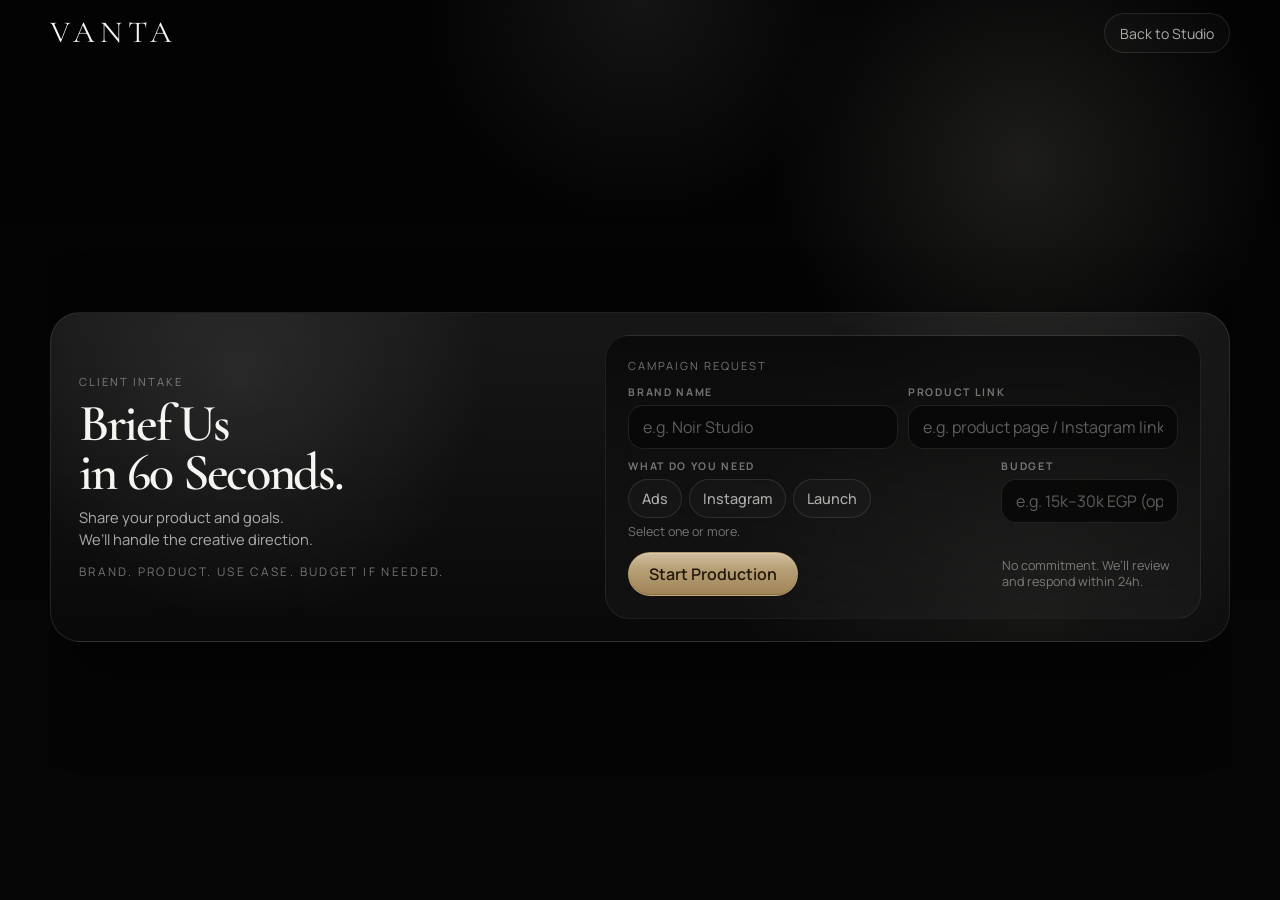
<file: intake.html>
<!DOCTYPE html>
<html lang="en">
  <head>
    <meta charset="UTF-8" />
    <meta name="viewport" content="width=device-width, initial-scale=1.0" />
    <title>VANTA | Client Intake</title>
    <meta
      name="description"
      content="VANTA client intake form for premium campaign planning."
    />
    <link rel="preconnect" href="https://fonts.googleapis.com" />
    <link rel="preconnect" href="https://fonts.gstatic.com" crossorigin />
    <link
      href="https://fonts.googleapis.com/css2?family=Manrope:wght@400;500;600;700;800&family=Cormorant+Garamond:wght@500;600&display=swap"
      rel="stylesheet"
    />
    <style>
      :root {
        --bg: #050505;
        --bg-soft: #0d0d0d;
        --panel: rgba(255, 255, 255, 0.05);
        --panel-strong: rgba(255, 255, 255, 0.08);
        --line: rgba(255, 255, 255, 0.1);
        --line-strong: rgba(214, 209, 196, 0.28);
        --text: #f5f5f1;
        --muted: rgba(245, 245, 241, 0.68);
        --muted-soft: rgba(245, 245, 241, 0.44);
        --accent: #d6d1c4;
        --gold-text: #23190c;
        --gold-border: rgba(188, 162, 111, 0.72);
        --gold-top: #c6b08a;
        --gold-bottom: #9f8456;
        --gold-top-hover: #cfbb98;
        --gold-bottom-hover: #a98d5f;
        --success-bg: rgba(214, 209, 196, 0.08);
        --success-line: rgba(214, 209, 196, 0.18);
        --shadow: 0 36px 90px rgba(0, 0, 0, 0.42);
        --radius: 28px;
        --max-width: 1180px;
      }

      * {
        box-sizing: border-box;
      }

      html,
      body {
        height: 100%;
      }

      html {
        color-scheme: dark;
      }

      body {
        margin: 0;
        height: 100%;
        min-height: 100vh;
        overflow: hidden;
        background:
          radial-gradient(circle at top, rgba(255, 255, 255, 0.07), transparent 20%),
          radial-gradient(circle at 80% 18%, rgba(214, 209, 196, 0.12), transparent 20%),
          linear-gradient(180deg, #030303 0%, #060606 100%);
        color: var(--text);
        font-family: "Manrope", sans-serif;
      }

      body::before {
        content: "";
        position: fixed;
        inset: 0;
        z-index: 0;
        pointer-events: none;
        background-image:
          linear-gradient(rgba(255, 255, 255, 0.015) 1px, transparent 1px),
          linear-gradient(90deg, rgba(255, 255, 255, 0.015) 1px, transparent 1px);
        background-size: 120px 120px;
        mask-image: radial-gradient(circle at center, black 28%, transparent 88%);
        opacity: 0.42;
      }

      a {
        color: inherit;
        text-decoration: none;
      }

      .page-shell {
        position: relative;
        z-index: 1;
        width: min(calc(100% - 40px), var(--max-width));
        margin: 0 auto;
        height: 100vh;
        min-height: 100vh;
        padding: 12px 0;
        display: grid;
        grid-template-rows: auto minmax(0, 1fr);
        gap: 12px;
      }

      .topbar {
        display: flex;
        align-items: center;
        justify-content: space-between;
        min-height: 42px;
        gap: 20px;
      }

      .brand {
        font-family: "Cormorant Garamond", serif;
        font-size: 1.92rem;
        line-height: 1;
        letter-spacing: 0.18em;
      }

      .topbar-link {
        display: inline-flex;
        align-items: center;
        justify-content: center;
        min-height: 40px;
        padding: 0 15px;
        border: 1px solid var(--line);
        border-radius: 999px;
        color: var(--muted);
        background: rgba(255, 255, 255, 0.02);
        font-size: 0.88rem;
        transition:
          transform 220ms ease,
          border-color 220ms ease,
          color 220ms ease,
          background 220ms ease;
      }

      .topbar-link:hover,
      .topbar-link:focus-visible {
        transform: translateY(-2px);
        border-color: rgba(255, 255, 255, 0.2);
        color: var(--text);
        background: rgba(255, 255, 255, 0.04);
      }

      .intake-layout {
        min-height: 0;
        display: grid;
        align-items: center;
        overflow: hidden;
      }

      .intake-stage {
        position: relative;
        overflow: hidden;
        width: 100%;
        max-height: 100%;
        display: grid;
        grid-template-columns: minmax(0, 0.84fr) minmax(0, 1fr);
        gap: clamp(16px, 2vw, 28px);
        align-items: center;
        padding: clamp(18px, 2.4vh, 26px) clamp(18px, 2.4vw, 28px);
        border: 1px solid var(--line);
        border-radius: 30px;
        background: linear-gradient(180deg, var(--panel-strong), rgba(255, 255, 255, 0.02));
        box-shadow: var(--shadow);
      }

      .intake-stage::before {
        content: "";
        position: absolute;
        inset: 0;
        pointer-events: none;
        background:
          radial-gradient(circle at 16% 18%, rgba(255, 255, 255, 0.1), transparent 26%),
          radial-gradient(circle at 84% 74%, rgba(214, 209, 196, 0.08), transparent 32%);
        opacity: 0.9;
      }

      .intake-copy,
      .form-panel {
        position: relative;
        z-index: 1;
      }

      .intake-copy {
        display: grid;
        gap: 12px;
        align-content: center;
        max-width: 28rem;
      }

      .eyebrow,
      .form-kicker {
        margin: 0;
        color: var(--muted-soft);
        font-size: 0.7rem;
        letter-spacing: 0.18em;
        text-transform: uppercase;
      }

      h1 {
        margin: 0;
        width: fit-content;
        max-width: none;
        display: inline-grid;
        font-family: "Cormorant Garamond", serif;
        font-size: clamp(2.9rem, 5.8vh, 4.7rem);
        font-weight: 600;
        line-height: 0.87;
        letter-spacing: -0.045em;
        gap: 0.055em;
      }

      .heading-line {
        display: block;
      }

      .heading-line-balance {
        word-spacing: 0.04em;
      }

      .intake-subtitle {
        margin: 0;
        max-width: 30ch;
        color: var(--muted);
        font-size: clamp(0.9rem, 1.15vw, 0.98rem);
        line-height: 1.48;
      }

      .intake-detail {
        margin: 0;
        color: var(--muted-soft);
        font-size: 0.74rem;
        letter-spacing: 0.2em;
        text-transform: uppercase;
      }

      .form-panel {
        padding: clamp(16px, 1.9vw, 22px);
        border: 1px solid rgba(255, 255, 255, 0.08);
        border-radius: 24px;
        background: linear-gradient(180deg, rgba(7, 7, 7, 0.74), rgba(255, 255, 255, 0.03));
        backdrop-filter: blur(16px);
      }

      .form-kicker {
        margin-bottom: 12px;
      }

      .intake-form {
        display: grid;
        gap: 12px;
      }

      .field-grid {
        display: grid;
        grid-template-columns: repeat(12, minmax(0, 1fr));
        gap: 10px;
        align-items: start;
      }

      .field {
        display: grid;
        gap: 6px;
        margin: 0;
      }

      .field-brand,
      .field-product {
        grid-column: span 6;
      }

      .field-needs {
        grid-column: span 8;
      }

      .field-budget {
        grid-column: span 4;
      }

      fieldset.field {
        min-inline-size: 0;
        padding: 0;
        border: 0;
      }

      fieldset.field legend {
        padding: 0;
        margin-bottom: 6px;
      }

      .label {
        color: var(--muted-soft);
        font-size: 0.66rem;
        font-weight: 700;
        letter-spacing: 0.16em;
        text-transform: uppercase;
      }

      .input,
      .chip-option {
        font: inherit;
      }

      .input {
        width: 100%;
        min-height: 44px;
        padding: 0 14px;
        border: 1px solid var(--line);
        border-radius: 15px;
        background: rgba(8, 8, 8, 0.88);
        color: var(--text);
        outline: none;
        transition:
          border-color 200ms ease,
          box-shadow 200ms ease,
          background 200ms ease;
      }

      .input::placeholder {
        color: rgba(245, 245, 241, 0.36);
      }

      .input:hover {
        border-color: rgba(255, 255, 255, 0.16);
      }

      .input:focus {
        border-color: var(--line-strong);
        box-shadow: 0 0 0 4px rgba(214, 209, 196, 0.08);
        background: rgba(10, 10, 10, 0.96);
      }

      .chip-group {
        display: flex;
        flex-wrap: wrap;
        gap: 7px;
      }

      .chip-option {
        position: relative;
      }

      .chip-option input {
        position: absolute;
        opacity: 0;
        inset: 0;
        pointer-events: none;
      }

      .chip-option span {
        display: inline-flex;
        align-items: center;
        justify-content: center;
        min-height: 39px;
        padding: 0 13px;
        border: 1px solid var(--line);
        border-radius: 999px;
        background: rgba(255, 255, 255, 0.025);
        color: var(--muted);
        font-size: 0.9rem;
        font-weight: 500;
        transition:
          transform 180ms ease,
          border-color 180ms ease,
          background 180ms ease,
          color 180ms ease,
          box-shadow 180ms ease;
        cursor: pointer;
      }

      .chip-option span:hover {
        transform: translateY(-1px);
        border-color: rgba(255, 255, 255, 0.16);
        color: var(--text);
      }

      .chip-option input:focus-visible + span {
        border-color: var(--line-strong);
        box-shadow: 0 0 0 4px rgba(214, 209, 196, 0.08);
      }

      .chip-option input:checked + span {
        border-color: rgba(214, 209, 196, 0.34);
        background: linear-gradient(180deg, rgba(214, 209, 196, 0.18), rgba(214, 209, 196, 0.08));
        color: var(--text);
      }

      .field-help,
      .field-error {
        margin: 0;
        font-size: 0.78rem;
        line-height: 1.35;
      }

      .field-help {
        color: var(--muted-soft);
      }

      .field-error {
        color: #f0c7c0;
      }

      .field-error[hidden] {
        display: none;
      }

      .submit-row {
        display: grid;
        grid-template-columns: auto 1fr;
        align-items: center;
        gap: 10px;
        margin-top: 0;
      }

      .button {
        display: inline-flex;
        align-items: center;
        justify-content: center;
        min-height: 44px;
        padding: 0 20px;
        border: 1px solid var(--gold-border);
        border-radius: 999px;
        background:
          linear-gradient(180deg, rgba(255, 255, 255, 0.18), rgba(255, 255, 255, 0) 38%),
          linear-gradient(180deg, var(--gold-top), var(--gold-bottom));
        color: var(--gold-text);
        font: inherit;
        font-weight: 600;
        box-shadow:
          inset 0 1px 0 rgba(255, 255, 255, 0.22),
          inset 0 -1px 0 rgba(64, 42, 13, 0.24);
        cursor: pointer;
        transition:
          transform 220ms ease,
          border-color 220ms ease,
          background 220ms ease,
          box-shadow 220ms ease;
      }

      .button:hover,
      .button:focus-visible {
        transform: translateY(-1px);
        border-color: rgba(203, 179, 130, 0.82);
        background:
          linear-gradient(180deg, rgba(255, 255, 255, 0.2), rgba(255, 255, 255, 0) 38%),
          linear-gradient(180deg, var(--gold-top-hover), var(--gold-bottom-hover));
        box-shadow:
          inset 0 1px 0 rgba(255, 255, 255, 0.26),
          inset 0 -1px 0 rgba(64, 42, 13, 0.22);
      }

      .button[disabled] {
        opacity: 0.68;
        cursor: wait;
        transform: none;
      }

      .submit-note {
        margin: 0;
        justify-self: end;
        max-width: 22ch;
        color: var(--muted-soft);
        font-size: 0.79rem;
        line-height: 1.3;
        text-align: left;
      }

      .success-message,
      .error-message {
        margin: 0 0 10px;
        padding: 10px 12px;
        border-radius: 16px;
        font-size: 0.86rem;
        line-height: 1.4;
      }

      .success-message {
        border: 1px solid var(--success-line);
        background: linear-gradient(180deg, var(--success-bg), rgba(214, 209, 196, 0.04));
        color: var(--text);
      }

      .success-message[hidden] {
        display: none;
      }

      .error-message {
        border: 1px solid rgba(240, 199, 192, 0.18);
        background: linear-gradient(180deg, rgba(240, 199, 192, 0.08), rgba(240, 199, 192, 0.03));
        color: #f7ddd8;
      }

      .error-message[hidden] {
        display: none;
      }

      .intake-stage,
      .topbar {
        animation: rise 700ms cubic-bezier(0.2, 0.8, 0.2, 1) both;
      }

      .intake-stage {
        animation-delay: 90ms;
      }

      @keyframes rise {
        from {
          opacity: 0;
          transform: translateY(24px);
        }

        to {
          opacity: 1;
          transform: translateY(0);
        }
      }

      @media (min-width: 961px) and (max-height: 860px) {
        .page-shell {
          padding: 10px 0;
          gap: 10px;
        }

        .topbar {
          min-height: 38px;
        }

        .brand {
          font-size: 1.82rem;
        }

        .topbar-link {
          min-height: 36px;
          padding: 0 13px;
          font-size: 0.84rem;
        }

        .intake-stage {
          gap: 16px;
          padding: 16px 18px;
          border-radius: 28px;
        }

        h1 {
          font-size: clamp(2.55rem, 5.2vh, 4rem);
          gap: 0.045em;
        }

        .intake-copy {
          gap: 10px;
        }

        .intake-subtitle {
          font-size: 0.88rem;
          line-height: 1.42;
        }

        .form-panel {
          padding: 14px;
        }

        .form-kicker {
          margin-bottom: 8px;
        }

        .intake-form {
          gap: 10px;
        }

        .field-grid {
          gap: 8px;
        }

        .input {
          min-height: 40px;
        }

        .chip-option span {
          min-height: 36px;
          font-size: 0.86rem;
        }

        .button {
          min-height: 40px;
        }

        .submit-note {
          font-size: 0.76rem;
        }

        .field-help,
        .field-error {
          font-size: 0.76rem;
        }

        .success-message,
        .error-message {
          margin-bottom: 8px;
          padding: 9px 10px;
          font-size: 0.82rem;
        }
      }

      @media (max-width: 960px) {
        html,
        body {
          height: auto;
        }

        body {
          overflow-x: hidden;
          overflow-y: auto;
        }

        .page-shell {
          height: auto;
          padding: 16px 0 22px;
          gap: 16px;
        }

        .intake-layout {
          overflow: visible;
        }

        .intake-stage {
          max-height: none;
          grid-template-columns: 1fr;
          gap: 18px;
          padding: 24px 20px;
        }

        .intake-copy {
          max-width: none;
          gap: 14px;
        }

        h1 {
          width: fit-content;
          font-size: clamp(2.9rem, 10vw, 4.3rem);
        }

        .form-panel {
          padding: 20px;
        }
      }

      @media (max-width: 640px) {
        .page-shell {
          width: min(calc(100% - 24px), var(--max-width));
          padding: 14px 0 20px;
          gap: 14px;
        }

        .brand {
          font-size: 1.8rem;
        }

        .topbar-link {
          min-height: 40px;
          padding: 0 14px;
          font-size: 0.88rem;
        }

        .intake-stage {
          padding: 20px 16px;
          border-radius: 26px;
        }

        .intake-copy {
          gap: 12px;
        }

        h1 {
          width: fit-content;
          font-size: clamp(2.55rem, 15vw, 3.6rem);
        }

        .intake-subtitle {
          max-width: none;
        }

        .form-panel {
          padding: 16px;
          border-radius: 22px;
        }

        .field-grid {
          grid-template-columns: 1fr;
          gap: 10px;
        }

        .field-brand,
        .field-product,
        .field-needs,
        .field-budget {
          grid-column: 1 / -1;
        }

        .submit-row {
          grid-template-columns: 1fr;
          align-items: stretch;
        }

        .button {
          width: 100%;
        }

        .submit-note {
          justify-self: start;
          max-width: none;
        }
      }

      @media (prefers-reduced-motion: reduce) {
        html {
          scroll-behavior: auto;
        }

        *,
        *::before,
        *::after {
          animation: none !important;
          transition: none !important;
        }
      }
    </style>
  </head>
  <body>
    <div class="page-shell">
      <header class="topbar">
        <a class="brand" href="index.html" aria-label="VANTA home">VANTA</a>
        <a class="topbar-link" href="index.html">Back to Studio</a>
      </header>

      <main class="intake-layout">
        <section class="intake-stage" aria-labelledby="intake-title">
          <div class="intake-copy">
            <p class="eyebrow">Client Intake</p>
            <h1 id="intake-title">
              <span class="heading-line">Brief Us</span>
              <span class="heading-line heading-line-balance">in 60 Seconds.</span>
            </h1>
            <p class="intake-subtitle">
              Share your product and goals.<br />
              We&rsquo;ll handle the creative direction.
            </p>
            <p class="intake-detail">Brand. Product. Use Case. Budget If Needed.</p>
          </div>

          <div class="form-panel" aria-label="Client intake form">
            <p class="form-kicker">Campaign Request</p>

            <p
              class="success-message"
              data-success-message
              aria-live="polite"
              tabindex="-1"
              hidden
            >
              Got it. We&rsquo;ll map your campaign direction shortly.
            </p>

            <p class="error-message" data-error-message aria-live="polite" hidden></p>

            <form
              class="intake-form"
              id="vanta-intake-form"
              data-intake-form
              action="https://formspree.io/f/mrergrnp"
              method="POST"
              novalidate
            >
              <div class="field-grid">
                <label class="field field-brand">
                  <span class="label">Brand Name</span>
                  <input
                    class="input"
                    type="text"
                    name="brand_name"
                    placeholder="e.g. Noir Studio"
                    autocomplete="organization"
                    required
                  />
                </label>

                <label class="field field-product">
                  <span class="label">Product Link</span>
                  <input
                    class="input"
                    type="url"
                    name="product_link"
                    placeholder="e.g. product page / Instagram link"
                    inputmode="url"
                    required
                  />
                </label>

                <fieldset class="field field-needs">
                  <legend class="label">What Do You Need</legend>
                  <div class="chip-group">
                    <label class="chip-option">
                      <input type="checkbox" name="use_case_option" value="Ads" />
                      <span>Ads</span>
                    </label>
                    <label class="chip-option">
                      <input type="checkbox" name="use_case_option" value="Instagram" />
                      <span>Instagram</span>
                    </label>
                    <label class="chip-option">
                      <input type="checkbox" name="use_case_option" value="Launch" />
                      <span>Launch</span>
                    </label>
                  </div>
                  <p class="field-help">Select one or more.</p>
                  <p class="field-error" data-needs-error hidden>
                    Please select at least one option.
                  </p>
                </fieldset>

                <label class="field field-budget">
                  <span class="label">Budget</span>
                  <input
                    class="input"
                    type="text"
                    name="budget"
                    placeholder="e.g. 15k–30k EGP (optional)"
                    autocomplete="off"
                  />
                </label>
              </div>

              <div class="submit-row">
                <button class="button" type="submit" data-submit-button>Start Production</button>
                <p class="submit-note">
                  No commitment. We&rsquo;ll review and respond within 24h.
                </p>
              </div>
            </form>
          </div>
        </section>
      </main>
    </div>

    <script>
      const intakeForm = document.querySelector("[data-intake-form]");
      const successMessage = document.querySelector("[data-success-message]");
      const errorMessage = document.querySelector("[data-error-message]");
      const submitButton = document.querySelector("[data-submit-button]");
      const needsInputs = Array.from(document.querySelectorAll('input[name="use_case_option"]'));
      const needsError = document.querySelector("[data-needs-error]");
      const defaultSubmitLabel = submitButton?.textContent || "Start Production";

      const hideSuccessMessage = () => {
        if (successMessage) {
          successMessage.hidden = true;
        }
      };

      const hideErrorMessage = () => {
        if (errorMessage) {
          errorMessage.hidden = true;
          errorMessage.textContent = "";
        }
      };

      const showErrorMessage = (message) => {
        if (errorMessage) {
          errorMessage.textContent = message;
          errorMessage.hidden = false;
        }
      };

      const setSubmittingState = (isSubmitting) => {
        if (!submitButton) {
          return;
        }

        submitButton.disabled = isSubmitting;
        submitButton.textContent = isSubmitting ? "Sending..." : defaultSubmitLabel;
      };

      const syncNeedsState = (showError = true) => {
        const hasSelection = needsInputs.some((input) => input.checked);
        if (needsError) {
          needsError.hidden = hasSelection || !showError;
        }

        return hasSelection;
      };

      needsInputs.forEach((input) => {
        input.addEventListener("change", () => {
          hideSuccessMessage();
          hideErrorMessage();
          syncNeedsState();
        });
      });

      intakeForm?.addEventListener("input", () => {
        hideSuccessMessage();
        hideErrorMessage();
      });

      const getUseCaseValue = () =>
        needsInputs
          .filter((input) => input.checked)
          .map((input) => input.value)
          .join(", ");

      intakeForm?.addEventListener("submit", async (event) => {
        event.preventDefault();
        const hasNeedsSelection = syncNeedsState();
        hideSuccessMessage();
        hideErrorMessage();

        if (!intakeForm.reportValidity()) {
          return;
        }

        if (!hasNeedsSelection) {
          return;
        }

        if (!intakeForm.action || intakeForm.action.includes("YOUR_FORM_ID")) {
          showErrorMessage("Formspree endpoint is not configured yet.");
          return;
        }

        const brandName = intakeForm.elements.brand_name.value.trim();
        const productLink = intakeForm.elements.product_link.value.trim();
        const useCase = getUseCaseValue();
        const budget = intakeForm.elements.budget.value.trim() || "Not provided";

        const payload = new FormData();
        payload.append("Brand name", brandName);
        payload.append("Product link", productLink);
        payload.append("Use case", useCase);
        payload.append("Budget", budget);
        payload.append("_subject", `New VANTA client intake${brandName ? ` - ${brandName}` : ""}`);

        setSubmittingState(true);

        try {
          const response = await fetch(intakeForm.action, {
            method: intakeForm.method,
            body: payload,
            headers: {
              Accept: "application/json",
            },
          });

          if (!response.ok) {
            let message = "There was a problem submitting the form. Please try again.";

            try {
              const data = await response.json();
              if (Array.isArray(data?.errors) && data.errors.length > 0) {
                message = data.errors.map((error) => error.message).join(", ");
              } else if (response.status === 429) {
                message = "Too many submissions at once. Please wait a moment and try again.";
              }
            } catch (error) {}

            showErrorMessage(message);
            return;
          }

          intakeForm.reset();
          syncNeedsState(false);

          if (successMessage) {
            successMessage.hidden = false;
            successMessage.focus();
          }
        } catch (error) {
          showErrorMessage("There was a network problem submitting the form. Please try again.");
        } finally {
          setSubmittingState(false);
        }
      });
    </script>
  </body>
</html>
</file>
<file: style.css>
:root {
  --bg: #050505;
  --bg-soft: #0d0d0d;
  --panel: rgba(255, 255, 255, 0.04);
  --panel-strong: rgba(255, 255, 255, 0.07);
  --line: rgba(255, 255, 255, 0.1);
  --text: #f5f5f1;
  --muted: rgba(245, 245, 241, 0.72);
  --muted-soft: rgba(245, 245, 241, 0.48);
  --accent: #d6d1c4;
  --shadow: 0 30px 80px rgba(0, 0, 0, 0.35);
  --radius: 28px;
  --media-radius: 24px;
  --max-width: 1180px;
  --section-padding: 96px;
  --section-tight-padding: 64px;
  --section-gap: 16px;
  --body-line-height: 1.75;
  --heading-line-height: 1.04;
  --section-title-size: clamp(2.25rem, 5vw, 4rem);
  --body-size: 1.02rem;
}

* {
  box-sizing: border-box;
}

html {
  scroll-behavior: smooth;
}

body {
  margin: 0;
  position: relative;
  overflow-x: hidden;
  background:
    radial-gradient(circle at top, rgba(255, 255, 255, 0.07), transparent 20%),
    radial-gradient(circle at 80% 20%, rgba(187, 176, 151, 0.1), transparent 18%),
    linear-gradient(180deg, #030303 0%, #050505 100%);
  color: var(--text);
  font-family: "Manrope", sans-serif;
}

body::before {
  content: "";
  position: fixed;
  inset: 0;
  z-index: 0;
  pointer-events: none;
  background-image: linear-gradient(rgba(255, 255, 255, 0.02) 1px, transparent 1px),
    linear-gradient(90deg, rgba(255, 255, 255, 0.02) 1px, transparent 1px);
  background-size: 120px 120px;
  mask-image: radial-gradient(circle at center, black 35%, transparent 85%);
  opacity: 0.25;
}

a {
  color: inherit;
  text-decoration: none;
}

.site-shell {
  position: relative;
  z-index: 1;
  isolation: isolate;
  width: min(calc(100% - 40px), var(--max-width));
  margin: 0 auto;
}

.topbar {
  position: sticky;
  top: 0;
  z-index: 20;
  display: flex;
  align-items: center;
  justify-content: space-between;
  gap: 24px;
  padding: 24px 0;
  backdrop-filter: blur(18px);
}

.brand {
  font-family: "Cormorant Garamond", serif;
  font-size: 2rem;
  letter-spacing: 0.18em;
}

.nav {
  display: flex;
  flex-wrap: wrap;
  gap: 22px;
}

.nav a,
.footer a,
.eyebrow,
.campaign-tag {
  color: var(--muted-soft);
  letter-spacing: 0.16em;
  text-transform: uppercase;
  font-size: 0.72rem;
}

.section,
.faq-hook-section {
  padding: var(--section-padding) 0;
  border-bottom: 1px solid rgba(255, 255, 255, 0.06);
}

.hero {
  min-height: calc(100vh - 96px);
  position: relative;
  isolation: isolate;
  display: grid;
  grid-template-columns: minmax(0, 1.12fr) minmax(320px, 0.98fr);
  gap: 56px;
  align-items: center;
  padding-bottom: 8px;
}

.hero-media {
  position: relative;
  border-radius: var(--media-radius);
  overflow: hidden;
  border: 1px solid var(--line);
  background: var(--bg-soft);
  box-shadow: var(--shadow);
}

.hero-media::before {
  content: "";
  position: absolute;
  inset: -28px;
  z-index: -1;
  pointer-events: none;
  border-radius: 44px;
  background:
    radial-gradient(circle at 28% 34%, rgba(255, 255, 255, 0.12), transparent 34%),
    radial-gradient(circle at 72% 68%, rgba(214, 209, 196, 0.1), transparent 38%);
  filter: blur(26px);
  opacity: 0.8;
}

.hero-media:not(.hero-mark-panel) img {
  display: block;
  width: 100%;
  height: 100%;
  min-height: 700px;
  object-fit: cover;
  border-radius: inherit;
}

.hero-mark-panel {
  min-height: 700px;
  padding: 0;
  background: #070707;
}

.hero-mark-panel .hero-mark-image {
  display: block;
  width: 100%;
  height: 100%;
  min-height: 700px;
  object-fit: cover;
  object-position: center;
  transform: none;
  border-radius: inherit;
}

.hero-copy h1,
.section-heading h2,
.cta-section h2 {
  margin: 0;
  font-weight: 700;
  line-height: var(--heading-line-height);
  letter-spacing: -0.05em;
}

.hero-copy h1 {
  max-width: 480px;
  font-size: clamp(2.6rem, 6.5vw, 5.2rem);
  line-height: 1.05;
  letter-spacing: -0.05em;
  margin-bottom: 38px;
}

.nowrap {
  white-space: nowrap;
}

.hero-actions {
  display: inline-flex;
  flex-direction: column;
  align-items: flex-start;
  gap: 12px;
}

/* Premium Hero UI Animations */
@keyframes heroTextReveal {
  0% {
    opacity: 0;
    transform: translateY(24px);
  }
  100% {
    opacity: 1;
    transform: translateY(0);
  }
}

@keyframes heroImageReveal {
  0% {
    opacity: 0;
    transform: scale(1.03);
  }
  100% {
    opacity: 1;
    transform: scale(1);
  }
}

/* Pause animations if introduction sequence is actively blocking viewport */
html:not(.intro-finished):not(.intro-skipped) .hero-copy > *,
html:not(.intro-finished):not(.intro-skipped) .hero-mark-image {
  animation-play-state: paused !important;
}

.hero-copy > * {
  animation: heroTextReveal 600ms cubic-bezier(0.2, 0.8, 0.2, 1) both;
}

.hero-copy .eyebrow {
  animation-delay: 50ms;
}

.hero-copy h1 {
  animation-delay: 150ms;
}

.hero-copy .hero-support {
  animation-delay: 250ms;
}

.hero-copy .hero-actions {
  animation-delay: 350ms;
}

.hero-mark-image {
  animation: heroImageReveal 950ms cubic-bezier(0.2, 0.8, 0.2, 1) both;
}

.button {
  display: inline-flex;
  align-items: center;
  justify-content: center;
  min-height: 52px;
  padding: 0 32px;
  border: 1px solid var(--line);
  border-radius: 999px;
  background: linear-gradient(180deg, rgba(255, 255, 255, 0.12), rgba(255, 255, 255, 0.04));
  color: var(--text);
  font-weight: 500;
  letter-spacing: 0.02em;
  transition: transform 220ms ease, border-color 220ms ease, background 220ms ease;
}

.button:hover,
.button:focus-visible {
  transform: translateY(-2px);
  border-color: rgba(255, 255, 255, 0.24);
  background: linear-gradient(180deg, rgba(255, 255, 255, 0.16), rgba(255, 255, 255, 0.06));
}

.button-secondary {
  background: transparent;
}

.info-card p,
.statement p,
.why-card p {
  color: var(--muted);
  line-height: var(--body-line-height);
}

.statement {
  /* unified section dividers handled globally */
}

.statement p {
  max-width: 17ch;
  margin: 0;
  font-size: clamp(1.9rem, 4vw, 3.2rem);
  line-height: 1.15;
  letter-spacing: -0.04em;
  color: var(--text);
}

.section-heading {
  display: grid;
  gap: 8px;
  margin-bottom: 48px;
}

.section-heading h2,
.cta-section h2 {
  max-width: 14ch;
  font-size: clamp(2.4rem, 5vw, 4rem);
  line-height: 1.05;
  letter-spacing: -0.04em;
  margin-top: 4px;
}

.section-subtitle {
  margin: 0;
  max-width: 38ch;
  color: var(--muted);
  line-height: 1.45;
  font-size: 1.05rem;
  opacity: 0.75;
}

.what-we-build-heading,
.what-we-do-heading,
.campaign-worlds-heading {
  justify-items: center;
  text-align: center;
}

.what-we-build-heading .section-subtitle,
.what-we-do-heading .section-subtitle,
.campaign-worlds-heading .section-subtitle {
  margin: 0 auto;
}

.gallery-section {
  padding-top: 64px;
  padding-bottom: var(--section-tight-padding);
}

.gallery-layout {
  display: grid;
  grid-template-columns: minmax(0, 1.08fr) minmax(0, 0.82fr) minmax(0, 1.1fr);
  grid-template-areas:
    "close-face close-face profile-side"
    "close-face close-face detail-pocket"
    "sitting-pose mid-shot offcenter-hero";
  gap: 16px;
  align-items: start;
  width: calc(100vw - 32px);
  margin-left: calc(50% - 50vw + 16px);
}

.gallery-tile {
  margin: 0;
  overflow: hidden;
  border-radius: var(--media-radius);
  background: var(--bg-soft);
  position: relative;
  box-shadow: 0 18px 42px rgba(0, 0, 0, 0.18);
}

.gallery-tile img {
  display: block;
  width: 100%;
  height: 100%;
  object-fit: cover;
  object-position: center;
  border-radius: inherit;
  transition: transform 420ms cubic-bezier(0.22, 1, 0.36, 1);
}

.gallery-tile:hover img,
.gallery-tile:focus-within img {
  transform: scale(1.035);
}

.gallery-close-face {
  grid-area: close-face;
  min-height: 860px;
}

.gallery-profile-side {
  grid-area: profile-side;
  min-height: 443px;
}

.gallery-detail-pocket {
  grid-area: detail-pocket;
  min-height: 443px;
}

.gallery-sitting-pose {
  grid-area: sitting-pose;
  min-height: 420px;
}

.gallery-mid-shot {
  grid-area: mid-shot;
  min-height: 420px;
}

.gallery-offcenter-hero {
  grid-area: offcenter-hero;
  min-height: 420px;
}

.campaign-preview-section {
  padding-top: 120px;
  padding-bottom: 0;
}

.campaign-preview-stack {
  display: grid;
  gap: 112px;
}

.campaign-preview {
  display: grid;
  grid-template-columns: minmax(280px, 0.92fr) minmax(0, 1.08fr);
  gap: 48px;
  align-items: center;
}

.campaign-preview--media-left {
  grid-template-columns: minmax(0, 1.08fr) minmax(280px, 0.92fr);
}

.campaign-preview-copy {
  display: grid;
  gap: 18px;
  align-content: center;
}

.campaign-preview-copy h2 {
  margin: 0;
  max-width: none;
  font-size: clamp(2.35rem, 4.6vw, 3.6rem);
}

.campaign-preview-subtitle {
  margin: 0;
  max-width: 30ch;
  font-size: 1rem;
  line-height: 1.7;
  color: rgba(245, 245, 241, 0.72);
}

.campaign-preview-button {
  width: fit-content;
  min-height: 48px;
  padding: 0 22px;
  margin-top: 8px;
}

.campaign-preview-media {
  display: grid;
  grid-template-columns: repeat(2, minmax(0, 1fr));
  gap: 20px;
}

.campaign-preview-card {
  margin: 0;
  aspect-ratio: 1 / 1;
  overflow: hidden;
  border-radius: 16px;
  border: 1px solid rgba(255, 255, 255, 0.08);
  background: rgba(255, 255, 255, 0.02);
  box-shadow: 0 18px 42px rgba(0, 0, 0, 0.18);
}

.campaign-preview-card img {
  display: block;
  width: 100%;
  height: 100%;
  object-fit: cover;
  object-position: center;
  border-radius: inherit;
  transition: transform 320ms cubic-bezier(0.22, 1, 0.36, 1);
}

.campaign-preview-card:hover img,
.campaign-preview-card:focus-within img {
  transform: scale(1.03);
}

.campaign-preview-card--velvet-primary img {
  object-position: center 22%;
}

.campaign-preview-card--velvet-secondary img {
  object-position: center 28%;
}

.campaign-preview-card--emerald-primary img {
  object-position: center 24%;
}

.campaign-preview-card--emerald-secondary img {
  object-position: center 42%;
}

.campaign-preview-card--valentino-primary img {
  object-position: center 30%;
}

.campaign-preview-card--valentino-secondary img {
  object-position: center 26%;
}

.campaign-preview--media-left .campaign-preview-copy {
  order: 1;
}

.campaign-preview--media-left .campaign-preview-media {
  order: 0;
}

.manifesto-section {
  padding-top: 108px;
  padding-bottom: 108px;
  text-align: center;
}

.manifesto-section h2 {
  max-width: 12ch;
  margin: 0 auto 24px;
  font-size: clamp(3rem, 6vw, 5.4rem);
  font-weight: 700;
  line-height: 1.06;
  letter-spacing: -0.05em;
}

.manifesto-section p {
  margin: 0 auto;
  max-width: 28ch;
  font-size: clamp(1.1rem, 2vw, 1.45rem);
  line-height: var(--body-line-height);
  color: var(--muted);
}

.js .manifesto-section.reveal {
  transform: translateY(12px);
  transition: opacity 1100ms cubic-bezier(0.22, 1, 0.36, 1),
    transform 1100ms cubic-bezier(0.22, 1, 0.36, 1);
}

.build-grid,
.why-grid {
  display: grid;
  grid-template-columns: repeat(3, minmax(0, 1fr));
  gap: 18px;
}

.info-card,
.why-card,
.campaign-card,
.cta-section {
  border: 1px solid var(--line);
  background: linear-gradient(180deg, var(--panel), rgba(255, 255, 255, 0.02));
  box-shadow: var(--shadow);
}

.info-card,
.why-card,
.campaign-card {
  transition:
    transform 260ms cubic-bezier(0.22, 1, 0.36, 1),
    box-shadow 260ms ease,
    border-color 260ms ease,
    background 260ms ease;
}

.info-card,
.why-card {
  padding: 28px;
  border-radius: var(--media-radius);
}

.info-card h3,
.campaign-card h3 {
  margin: 0 0 12px;
  font-size: 1.2rem;
}

.campaign-grid {
  display: grid;
  grid-template-columns: repeat(3, minmax(0, 1fr));
  gap: 20px;
}

.campaign-worlds-section {
  padding-top: var(--section-padding);
  padding-bottom: var(--section-padding);
}

.campaign-worlds-grid {
  grid-template-columns: repeat(3, 1fr);
  gap: 36px;
}

.campaign-worlds-heading {
  margin-bottom: 48px;
}

.what-we-do-section {
  padding-top: var(--section-tight-padding);
  padding-bottom: var(--section-tight-padding);
}

.what-we-build {
  display: grid;
  gap: 60px;
  margin-top: 160px;
  margin-bottom: 160px;
}



.what-we-build-heading {
  margin-bottom: 0;
}

.what-we-build-heading h2 {
  max-width: none;
  white-space: nowrap;
}

.what-we-do-grid {
  grid-template-columns: repeat(3, minmax(0, 1fr));
  gap: 20px;
  margin-top: 10px;
}

.what-we-build-grid {
  display: grid;
  grid-template-columns: repeat(3, 1fr);
  gap: 24px;
  margin-top: 0;
}

.what-we-do-card {
  text-align: center;
  min-height: 100%;
  transition:
    transform 320ms cubic-bezier(0.22, 1, 0.36, 1),
    border-color 320ms ease,
    box-shadow 320ms ease,
    background 320ms ease;
}

.what-we-build-card {
  background: rgba(255, 255, 255, 0.02);
  border: 1px solid rgba(255, 255, 255, 0.08);
  border-radius: 16px;
  padding: 32px;
  box-shadow: none;
  transition:
    transform 0.3s ease,
    box-shadow 0.3s ease,
    background 0.3s ease,
    border-color 0.3s ease;
}

.js .what-we-do-card {
  opacity: 0;
  transform: translateY(16px);
}

.js .what-we-do-section.is-visible .what-we-do-card {
  animation: service-card-reveal 900ms cubic-bezier(0.22, 1, 0.36, 1) forwards;
}

.js .what-we-do-section.is-visible .what-we-do-card:nth-child(1) {
  animation-delay: 0ms;
}

.js .what-we-do-section.is-visible .what-we-do-card:nth-child(2) {
  animation-delay: 120ms;
}

.js .what-we-do-section.is-visible .what-we-do-card:nth-child(3) {
  animation-delay: 240ms;
}

.what-we-do-card:hover,
.what-we-do-card:focus-within {
  transform: translateY(-5px) scale(1.012);
  border-color: rgba(255, 255, 255, 0.18);
  box-shadow:
    0 24px 54px rgba(0, 0, 0, 0.36),
    0 0 0 1px rgba(255, 255, 255, 0.04),
    0 0 42px rgba(214, 209, 196, 0.08);
  background: linear-gradient(180deg, rgba(18, 18, 18, 0.96), rgba(255, 255, 255, 0.035));
}

.what-we-build-card:hover,
.what-we-build-card:focus-within {
  transform: translateY(-5px) scale(1.012);
  border-color: rgba(255, 255, 255, 0.16);
  box-shadow:
    0 18px 40px rgba(0, 0, 0, 0.34),
    0 0 0 1px rgba(255, 255, 255, 0.04),
    0 0 36px rgba(214, 209, 196, 0.06);
  background: rgba(255, 255, 255, 0.028);
}

.what-we-do-card h3 {
  margin-bottom: 14px;
  font-size: clamp(1.2rem, 2vw, 1.4rem);
  line-height: 1.2;
}

.what-we-build-card h3 {
  font-size: 20px;
  font-weight: 500;
}

.what-we-do-card p {
  max-width: 24ch;
  margin: 0 auto;
}

.what-we-build-card p {
  font-size: 14px;
  opacity: 0.6;
}

.campaign-card {
  position: relative;
  min-height: 480px;
  border-radius: var(--media-radius);
  overflow: hidden;
}

.campaign-card:hover,
.campaign-card:focus-within {
  transform: translateY(-5px) scale(1.012);
  border-color: rgba(255, 255, 255, 0.18);
  box-shadow:
    0 24px 54px rgba(0, 0, 0, 0.42),
    0 0 0 1px rgba(255, 255, 255, 0.05),
    0 0 44px rgba(214, 209, 196, 0.06);
}

.campaign-card img {
  display: block;
  width: 100%;
  height: 100%;
  object-fit: cover;
  object-position: center;
  border-radius: inherit;
  transition: transform 420ms cubic-bezier(0.22, 1, 0.36, 1);
}

.campaign-card:hover img,
.campaign-card:focus-within img {
  transform: scale(1.035);
}

.campaign-card::before {
  content: "";
  position: absolute;
  inset: 0;
  pointer-events: none;
  background: linear-gradient(180deg, transparent 20%, rgba(0, 0, 0, 0.78) 100%);
  opacity: 0.68;
  transition: opacity 320ms cubic-bezier(0.22, 1, 0.36, 1),
    background 320ms cubic-bezier(0.22, 1, 0.36, 1);
}

.campaign-card:hover::before,
.campaign-card:focus-within::before {
  opacity: 0.96;
  background: linear-gradient(180deg, rgba(0, 0, 0, 0.08) 10%, rgba(0, 0, 0, 0.9) 100%);
}

.campaign-world-card {
  display: block;
  background: #090909;
  border-radius: 16px;
  cursor: pointer;
  transition: border-color 0s, box-shadow 0s;
}

.campaign-world-card img {
  transition: transform 50ms linear;
}

.campaign-world-card::before {
  background: linear-gradient(180deg, transparent 18%, rgba(0, 0, 0, 0.82) 100%);
  opacity: 0.74;
  transition: opacity 50ms linear, background 50ms linear;
}

.campaign-world-card:hover,
.campaign-world-card:focus-visible {
  transform: none;
  border-color: rgba(255, 255, 255, 0.22);
  box-shadow: none;
  transition: border-color 250ms ease-out;
  outline: none;
}

.campaign-world-card:hover img,
.campaign-world-card:focus-visible img {
  transition: transform 350ms cubic-bezier(0.22, 1, 0.36, 1);
  transform: scale(1.02);
}

.campaign-world-card:hover::before,
.campaign-world-card:focus-visible::before {
  transition: opacity 300ms ease-out, background 300ms ease-out;
  opacity: 0.9;
  background: linear-gradient(180deg, rgba(0, 0, 0, 0.04) 8%, rgba(0, 0, 0, 0.92) 100%);
}

.campaign-overlay {
  position: absolute;
  inset: auto 24px 24px 24px;
  z-index: 1;
  pointer-events: none;
  display: grid;
  gap: 10px;
}

.campaign-overlay h3,
.campaign-link {
  margin: 0;
}

.campaign-world-card .campaign-overlay {
  inset: auto 28px 28px 28px;
  gap: 12px;
}

.campaign-world-card .campaign-overlay h3 {
  margin: 0;
  font-size: 1.5rem;
  font-weight: 600;
  line-height: 1.1;
  opacity: 0.85;
  transition: opacity 50ms linear;
}

.campaign-world-copy {
  margin: 0;
  max-width: 24ch;
  font-size: 0.96rem;
  line-height: 1.5;
  color: rgba(245, 245, 241, 0.72);
  opacity: 0.75;
  transition: opacity 50ms linear;
}

.campaign-world-card:hover .campaign-overlay h3,
.campaign-world-card:focus-within .campaign-overlay h3 {
  opacity: 1;
  transition: opacity 250ms ease-out;
}

.campaign-world-card:hover .campaign-world-copy,
.campaign-world-card:focus-within .campaign-world-copy {
  opacity: 1;
  transition: opacity 250ms ease-out;
}

.campaign-link {
  color: rgba(245, 245, 241, 0.86);
  font-size: 0.92rem;
  line-height: 1.4;
  opacity: 0;
  transform: translateY(10px);
  transition: opacity 320ms cubic-bezier(0.22, 1, 0.36, 1),
    transform 320ms cubic-bezier(0.22, 1, 0.36, 1);
}

.campaign-card:hover .campaign-link,
.campaign-card:focus-within .campaign-link {
  opacity: 1;
  transform: translateY(0);
}

.why-card {
  display: grid;
  gap: 12px;
}

.why-card:hover,
.why-card:focus-within {
  transform: translateY(-5px) scale(1.012);
  border-color: rgba(255, 255, 255, 0.16);
  box-shadow:
    0 20px 44px rgba(0, 0, 0, 0.34),
    0 0 0 1px rgba(255, 255, 255, 0.04),
    0 0 34px rgba(214, 209, 196, 0.05);
  background: linear-gradient(180deg, rgba(20, 20, 20, 0.96), rgba(255, 255, 255, 0.03));
}

.why-card h3 {
  margin: 0;
  font-size: 1.2rem;
  line-height: 1.3;
}

.why-card p {
  margin: 0;
  color: var(--muted);
  font-size: var(--body-size);
  line-height: var(--body-line-height);
}

.cta-section {
  text-align: center;
  border-radius: var(--media-radius);
  padding: 72px 28px;
  border-bottom: none; /* Removed so it perfectly abuts the footer border-top */
}

.cta-section h2 {
  max-width: none;
  margin: 0 auto 28px;
}

.footer {
  display: grid;
  grid-template-columns: 1.2fr 1fr auto;
  gap: 24px;
  align-items: end;
  padding: 34px 0 42px;
  border-top: 1px solid var(--line);
}

.footer-brand,
.footer-contact {
  display: grid;
  gap: 10px;
}

.footer-name,
.footer-studio,
.footer-label,
.footer-note {
  margin: 0;
}

.footer-name {
  font-family: "Cormorant Garamond", serif;
  font-size: 2rem;
  letter-spacing: 0.18em;
}

.footer-studio,
.footer-note {
  color: var(--muted);
  line-height: var(--body-line-height);
}

.footer-label {
  color: var(--muted-soft);
  letter-spacing: 0.16em;
  text-transform: uppercase;
  font-size: 0.72rem;
}

.footer-contact a {
  color: var(--text);
  line-height: 1.7;
}

.js .reveal {
  opacity: 0;
  transform: translateY(18px);
  will-change: opacity, transform;
  transition: opacity 1100ms cubic-bezier(0.22, 1, 0.36, 1),
    transform 1100ms cubic-bezier(0.22, 1, 0.36, 1);
}

.js .reveal.is-visible {
  opacity: 1;
  transform: translateY(0);
}

@keyframes service-card-reveal {
  from {
    opacity: 0;
    transform: translateY(16px);
  }

  to {
    opacity: 1;
    transform: translateY(0);
  }
}

@media (max-width: 960px) {
  .hero,
  .campaign-grid,
  .what-we-do-grid,
  .build-grid,
  .why-grid {
    grid-template-columns: 1fr;
  }

  .gallery-layout {
    grid-template-columns: repeat(2, minmax(0, 1fr));
    grid-template-areas:
      "close-face close-face"
      "profile-side detail-pocket"
      "sitting-pose mid-shot"
      "offcenter-hero offcenter-hero";
    width: calc(100vw - 24px);
    margin-left: calc(50% - 50vw + 12px);
  }

  .campaign-worlds-grid {
    gap: 24px;
  }

  .campaign-preview-stack {
    gap: 96px;
  }

  .campaign-preview,
  .campaign-preview--media-left {
    grid-template-columns: 1fr;
    gap: 32px;
  }

  .gallery-close-face,
  .gallery-offcenter-hero {
    min-height: 620px;
  }

  .gallery-profile-side,
  .gallery-detail-pocket,
  .gallery-sitting-pose,
  .gallery-mid-shot {
    min-height: 360px;
  }

  .campaign-preview-media {
    gap: 18px;
  }

  .campaign-preview-card {
    aspect-ratio: 1 / 1;
  }

  .nav {
    gap: 14px 18px;
  }

  .hero {
    min-height: auto;
    padding-bottom: 4px;
  }

  .hero-media:not(.hero-mark-panel) img {
    min-height: 500px;
  }

  .hero-mark-panel {
    min-height: 500px;
  }

  .hero-mark-panel .hero-mark-image {
    min-height: 500px;
  }

  .section {
    padding: 72px 0;
  }

  .gallery-section,
  .manifesto-section {
    padding-top: 88px;
    padding-bottom: 88px;
  }

}

@media (max-width: 640px) {
  .campaign-worlds-grid {
    grid-template-columns: 1fr;
    gap: 20px;
  }

  .what-we-build-grid {
    grid-template-columns: 1fr;
  }

  .campaign-preview-section {
    padding-top: 96px;
  }

  .campaign-preview-stack {
    gap: 80px;
  }

  .campaign-preview,
  .campaign-preview--media-left {
    gap: 28px;
  }

  .campaign-preview-copy,
  .campaign-preview--media-left .campaign-preview-copy {
    order: 0;
  }

  .campaign-preview-media,
  .campaign-preview--media-left .campaign-preview-media {
    order: 1;
    grid-template-columns: 1fr;
    gap: 16px;
  }

  .campaign-preview-card {
    aspect-ratio: 1 / 1;
  }

  .campaign-preview-copy h2 {
    font-size: clamp(2rem, 9vw, 2.8rem);
  }

  .site-shell {
    width: min(calc(100% - 28px), var(--max-width));
  }

  .topbar {
    padding: 18px 0;
  }

  .topbar,
  .footer {
    flex-direction: column;
    align-items: flex-start;
  }

  .footer {
    display: grid;
    grid-template-columns: 1fr;
    align-items: start;
  }

  .info-card,
  .why-card,
  .cta-section {
    border-radius: 22px;
  }

  .gallery-layout {
    gap: 12px;
    grid-template-columns: 1fr;
    grid-template-areas:
      "close-face"
      "profile-side"
      "detail-pocket"
      "sitting-pose"
      "mid-shot"
      "offcenter-hero";
    width: calc(100vw - 20px);
    margin-left: calc(50% - 50vw + 10px);
  }

  .gallery-close-face,
  .gallery-profile-side,
  .gallery-detail-pocket,
  .gallery-sitting-pose,
  .gallery-mid-shot,
  .gallery-offcenter-hero {
    min-height: 0;
  }

  .gallery-tile img {
    height: auto;
  }

  .hero-media:not(.hero-mark-panel) img {
    min-height: 420px;
  }

  .hero-mark-panel {
    min-height: 420px;
  }

  .hero-mark-panel .hero-mark-image {
    min-height: 420px;
  }

  .manifesto-section {
    padding-top: 72px;
    padding-bottom: 72px;
  }

  .campaign-card,
  .campaign-world-card {
    min-height: 380px;
  }

  .hero-copy h1 br {
    display: none;
  }
}

/* Premium Cinematic Intro Overlay */
.vanta-intro {
  position: fixed;
  inset: 0;
  z-index: 9999;
  background: var(--bg);
  display: flex;
  align-items: center;
  justify-content: center;
  cursor: pointer;
  opacity: 1;
}

html.intro-skipped .vanta-intro {
  display: none !important;
}

.vanta-intro-text {
  font-family: "Cormorant Garamond", serif;
  font-size: clamp(2.5rem, 6vw, 4rem);
  letter-spacing: 0.35em;
  font-weight: 500;
  color: #fff;
  opacity: 0;
  filter: blur(12px);
  animation: introTextReveal 1000ms cubic-bezier(0.2, 0.8, 0.2, 1) forwards;
}



.vanta-intro.fade-out {
  opacity: 0;
  transition: opacity 500ms cubic-bezier(0.4, 0, 0.2, 1);
  pointer-events: none;
}

@keyframes introTextReveal {
  0% {
    opacity: 0;
    filter: blur(14px);
  }
  30% {
    opacity: 1;
    filter: blur(3px);
  }
  100% {
    opacity: 1;
    filter: blur(0);
  }
}

@media (prefers-reduced-motion: reduce) {
  html {
    scroll-behavior: auto;
  }

  *,
  *::before,
  *::after {
    transition: none !important;
    animation: none !important;
  }

  .js .reveal {
    opacity: 1;
    transform: none;
  }

  .js .what-we-do-card {
    opacity: 1;
    transform: none;
  }

  .hero-copy > *,
  .hero-mark-image {
    opacity: 1 !important;
    transform: none !important;
    animation: none !important;
  }
}
</file>
